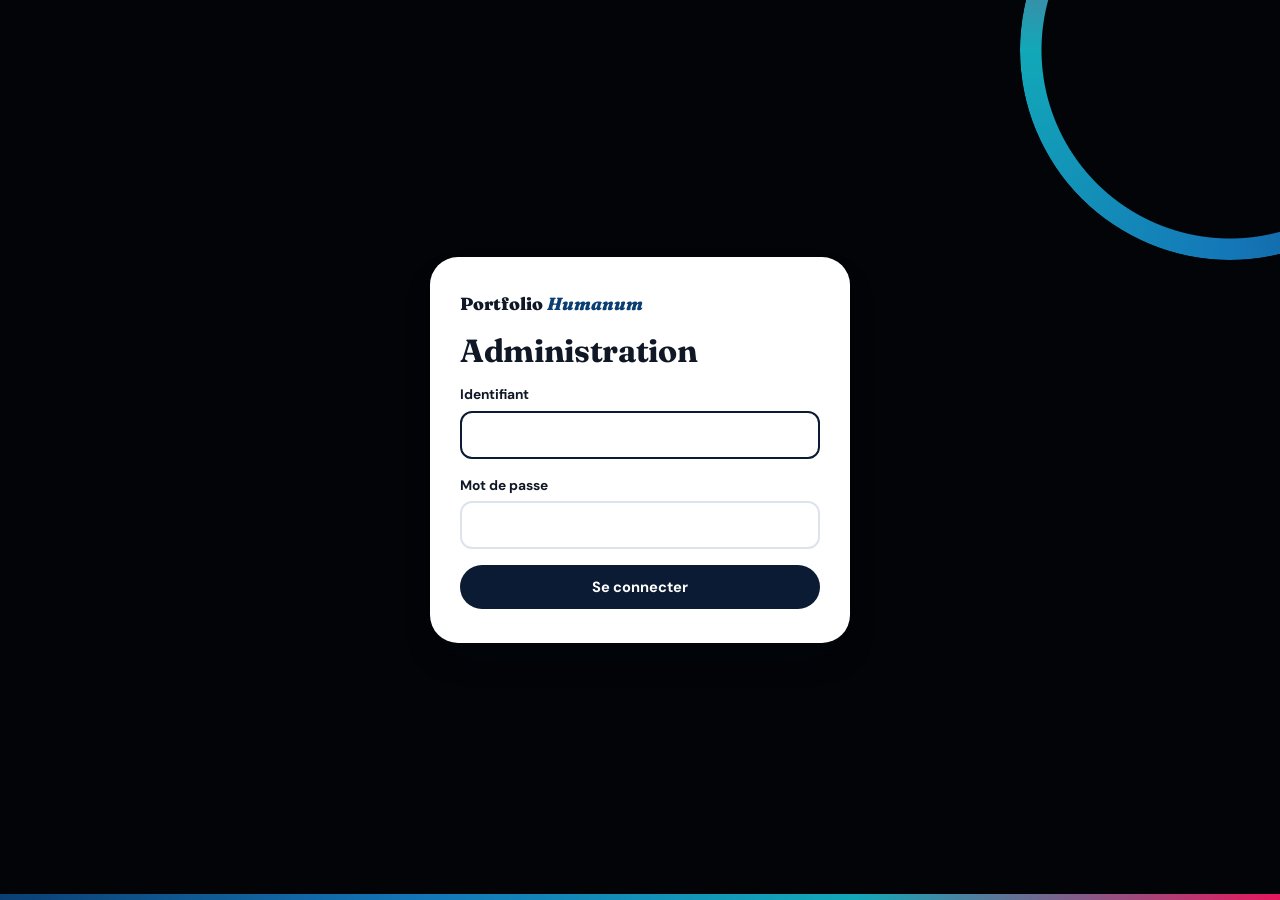
<file: admin.html>
<!doctype html>
<html lang="fr">
<head>
<meta charset="utf-8">
<meta name="viewport" content="width=device-width, initial-scale=1">
<meta name="robots" content="noindex,nofollow">
<title>Administration</title>
<link rel="preconnect" href="https://fonts.googleapis.com">
<link rel="preconnect" href="https://fonts.gstatic.com" crossorigin>
<link href="https://fonts.googleapis.com/css2?family=Fraunces:ital,opsz,wght@0,9..144,800;0,9..144,900;1,9..144,700&family=DM+Sans:opsz,wght@9..40,400;9..40,500;9..40,600;9..40,700&display=swap" rel="stylesheet">
<style>
:root{
  --white:#FFFFFF;--cream:#F6F8FB;--sand:#EDF1F6;--line:#DCE3EC;
  --black:#020407;--ink:#101826;--navy-900:#050D1B;--navy-800:#0B1B33;--navy-700:#10294B;--edge:#22324D;
  --body:#2A3441;--gray:#4F5B6B;--on-dark:#FFFFFF;--on-dark-2:#DFE6F0;--on-dark-3:#BFCBDC;
  --accent:#0B3F73;--accent-on-dark:#A8CBF2;
  --err:#A3123F;--err-t:#FFE6EF;--ok:#08555F;--ok-t:#DDF6F8;--warn:#6B3A00;--warn-t:#FFF1DC;
  --mag:#E8175D;--cya:#12A8B8;--blu:#1477B8;--vio:#5B3FD0;--ver:#0E9F6E;
  --grad:linear-gradient(90deg,#0B3F73,#1477B8,#12A8B8,#E8175D);
  --r:999px;--rad:20px;--rad-s:12px;
  --display:'Fraunces',Georgia,serif;--sans:'DM Sans',system-ui,sans-serif;
  --shadow:0 18px 40px -18px rgba(5,13,27,.4);
}
*{box-sizing:border-box}html{-webkit-text-size-adjust:100%}
body{margin:0;background:var(--cream);color:var(--body);font-family:var(--sans);font-size:16px;line-height:1.5;overflow-x:hidden}
h1,h2,h3{font-family:var(--display);color:var(--ink);margin:0;line-height:1.1;letter-spacing:-.01em}
p{margin:0}a{color:var(--accent)}
:focus-visible{outline:3px solid var(--blu);outline-offset:3px}
[hidden]{display:none!important}
.eyebrow{display:inline-block;font-size:.72rem;letter-spacing:.16em;text-transform:uppercase;font-weight:700;color:var(--accent)}

/* Connexion */
#login{min-height:100dvh;background:var(--black);display:grid;place-items:center;padding:24px;position:relative;overflow:hidden}
#login::after{content:"";position:absolute;left:0;right:0;bottom:0;height:6px;background:var(--grad)}
#login::before{content:"";position:absolute;width:420px;height:420px;right:-160px;top:-160px;border-radius:50%;background:conic-gradient(from 90deg,#0B3F73,#1477B8,#12A8B8,#E8175D,#0B3F73);-webkit-mask:radial-gradient(farthest-side,transparent calc(100% - 22px),#000 calc(100% - 21px));mask:radial-gradient(farthest-side,transparent calc(100% - 22px),#000 calc(100% - 21px))}
.lbox{position:relative;z-index:1;width:min(420px,100%);background:var(--white);border-radius:28px;padding:34px 30px;display:flex;flex-direction:column;gap:16px;box-shadow:var(--shadow)}
.lbox h1{font-size:2rem}
.lbox .who{font-family:var(--display);font-weight:900;font-size:1.1rem;color:var(--ink)}
.lbox .who i{color:var(--accent)}

/* Structure */
header.top{background:var(--navy-900);position:sticky;top:0;z-index:300}
header.top .w{display:flex;align-items:center;gap:16px;height:72px;padding:0 24px}
.brand b{font-family:var(--display);font-weight:900;font-size:1.25rem;color:var(--on-dark);white-space:nowrap;display:block;line-height:1}
.brand span{font-size:.68rem;letter-spacing:.16em;text-transform:uppercase;color:var(--accent-on-dark);font-weight:700;display:block;margin-top:5px}
.hdr{margin-left:auto;display:flex;gap:10px;align-items:center}
.etat{display:inline-flex;align-items:center;min-height:32px;padding:0 14px;border-radius:var(--r);font-size:.82rem;font-weight:700;background:var(--ok-t);color:var(--ok);white-space:nowrap}
.etat.dirty{background:var(--warn-t);color:var(--warn)}
.filet{height:5px;background:var(--grad)}
.layout{display:grid;grid-template-columns:250px minmax(0,1fr);min-height:calc(100dvh - 77px)}
nav#sidebar{background:var(--navy-900);padding:18px 12px;display:flex;flex-direction:column;gap:2px}
nav#sidebar .sect{font-size:.68rem;letter-spacing:.16em;text-transform:uppercase;color:var(--on-dark-3);font-weight:700;padding:14px 14px 6px}
nav#sidebar a{display:flex;align-items:center;justify-content:space-between;gap:8px;min-height:44px;padding:0 14px;border-radius:var(--rad-s);color:var(--on-dark-2);font-weight:600;text-decoration:none;cursor:pointer}
nav#sidebar a:hover{background:var(--navy-700);color:var(--on-dark)}
nav#sidebar a.active{background:var(--white);color:var(--ink)}
nav#sidebar a .n{font-size:.78rem;font-weight:700;min-width:26px;text-align:center;padding:2px 8px;border-radius:var(--r);background:var(--navy-700);color:var(--on-dark)}
nav#sidebar a.active .n{background:var(--sand);color:var(--ink)}
nav#sidebar .out{margin-top:auto;border-top:1px solid var(--edge);padding-top:10px}
main{padding:30px 32px 80px;min-width:0}
.page{display:none;flex-direction:column;gap:20px}.page.active{display:flex}
.ph{display:flex;align-items:end;gap:14px;flex-wrap:wrap}
.ph h1{font-size:2.1rem;margin-top:6px}
.ph p{color:var(--gray);margin-top:6px;max-width:640px}
.ph .acts{margin-left:auto;display:flex;gap:8px;flex-wrap:wrap}
.mobilebar,.drawer-head{display:none}
.backdrop{position:fixed;inset:0;background:rgba(5,13,27,.55);z-index:350;opacity:0;visibility:hidden;transition:opacity .22s,visibility .22s;-webkit-backdrop-filter:blur(2px);backdrop-filter:blur(2px)}
.backdrop.on{opacity:1;visibility:visible}

/* Composants */
.btn{display:inline-flex;align-items:center;justify-content:center;min-height:44px;padding:0 20px;border-radius:var(--r);font:inherit;font-weight:700;font-size:.92rem;cursor:pointer;border:2px solid transparent;text-decoration:none;white-space:nowrap;transition:transform .15s}
.btn:hover{transform:translateY(-1px)}.btn:disabled{cursor:not-allowed;transform:none;background:var(--sand);color:var(--gray);border-color:var(--sand)}
.btn.dark{background:var(--navy-800);color:var(--on-dark)}
.btn.light{background:var(--white);color:var(--ink)}
.btn.ghost{background:transparent;color:var(--on-dark);border-color:var(--on-dark-3)}
.btn.line{background:var(--white);color:var(--ink);border-color:var(--ink)}
.btn.del{background:var(--white);color:var(--err);border-color:var(--err)}
.btn.sm{min-height:38px;padding:0 14px;font-size:.86rem}
.box{background:var(--white);border-radius:var(--rad);box-shadow:0 0 0 1px var(--line);padding:24px}
.box>h2{font-size:1.3rem;margin-bottom:4px}
.box>.hint{color:var(--gray);font-size:.9rem;margin-bottom:16px}
.g2{display:grid;grid-template-columns:repeat(2,minmax(0,1fr));gap:20px}
.kpis{display:grid;grid-template-columns:repeat(5,minmax(0,1fr));gap:14px}
.kpi{background:var(--white);border-radius:var(--rad);box-shadow:0 0 0 1px var(--line);padding:18px 20px;border:0;border-top:5px solid var(--c,var(--blu));cursor:pointer;text-align:left;font:inherit}
.kpi b{display:block;font-family:var(--display);font-weight:900;font-size:2.3rem;color:var(--ink);line-height:1}
.kpi span{display:block;margin-top:6px;font-size:.86rem;font-weight:600;color:var(--body)}
.todo{list-style:none;margin:0;padding:0;display:flex;flex-direction:column;gap:8px}
.todo li{display:flex;align-items:center;gap:12px;padding:12px 14px;border-radius:var(--rad-s);background:var(--warn-t);color:var(--warn);font-weight:600;flex-wrap:wrap}
.todo li.ok{background:var(--ok-t);color:var(--ok)}
.todo li .btn{margin-left:auto}
table.t{width:100%;border-collapse:collapse;font-size:.92rem}
table.t th{text-align:left;font-size:.72rem;letter-spacing:.12em;text-transform:uppercase;color:var(--gray);padding:8px 10px;border-bottom:2px solid var(--line)}
table.t td{padding:10px;border-bottom:1px solid var(--line);color:var(--ink);vertical-align:middle}
table.t td.u{max-width:280px;overflow:hidden;text-overflow:ellipsis;white-space:nowrap;color:var(--body)}
.pill{display:inline-flex;align-items:center;min-height:26px;padding:0 11px;border-radius:var(--r);font-size:.78rem;font-weight:700;background:var(--sand);color:var(--ink);white-space:nowrap}
.pill.ok{background:var(--ok-t);color:var(--ok)}.pill.err{background:var(--err-t);color:var(--err)}.pill.warn{background:var(--warn-t);color:var(--warn)}
.msg{padding:12px 16px;border-radius:var(--rad-s);font-weight:600}
.msg.ok{background:var(--ok-t);color:var(--ok)}.msg.err{background:var(--err-t);color:var(--err)}.msg.warn{background:var(--warn-t);color:var(--warn)}

/* Formulaires */
.fg{display:grid;grid-template-columns:repeat(2,minmax(0,1fr));gap:14px}
.f{display:flex;flex-direction:column;gap:6px;min-width:0}.f.full{grid-column:1/-1}
.f label,.f .lbl{font-weight:700;color:var(--ink);font-size:.86rem}
.f small{color:var(--gray);font-size:.8rem}
.f input,.f select,.f textarea{font:inherit;font-size:16px;color:var(--ink);background:var(--white);border:2px solid var(--line);border-radius:var(--rad-s);padding:10px 12px;min-height:46px;width:100%}
.f textarea{min-height:92px;resize:vertical}
.f input:focus,.f select:focus,.f textarea:focus{outline:none;border-color:var(--navy-800)}
.f input.bad{border-color:var(--err)}
.row{display:grid;grid-template-columns:1fr auto;gap:8px}
.sw{display:flex;align-items:center;gap:10px;min-height:44px;font-weight:600;color:var(--ink);cursor:pointer}
.sw input{width:22px;height:22px;accent-color:var(--navy-800);flex-shrink:0;margin:0}
fieldset{border:0;margin:0;padding:0;min-width:0}
.objs{display:flex;flex-direction:column;gap:10px}
.obj{display:grid;grid-template-columns:110px 1fr 1.4fr auto;gap:8px;align-items:start;padding:12px;border-radius:var(--rad-s);background:var(--cream)}
.obj.two{grid-template-columns:1fr 2fr auto}
.img{display:flex;gap:14px;align-items:center;flex-wrap:wrap}
.img .pv{width:150px;height:96px;border-radius:var(--rad-s);background:var(--sand);overflow:hidden;display:grid;place-items:center;color:var(--gray);font-size:.8rem;font-weight:600;text-align:center;padding:6px}
.img .pv img{width:100%;height:100%;object-fit:cover}
.img .pv.round{width:96px;border-radius:50%}
.colors{display:flex;gap:8px;flex-wrap:wrap}
.colors label{display:flex;align-items:center;gap:8px;min-height:44px;padding:0 14px 0 6px;border-radius:var(--r);border:2px solid var(--line);cursor:pointer;font-weight:600;color:var(--ink);font-size:.88rem}
.colors label:has(input:checked){border-color:var(--navy-800);background:var(--sand)}
.colors input{position:absolute;opacity:0;width:1px;height:1px}
.colors i{width:28px;height:28px;border-radius:50%;background:var(--sc)}

/* Applications */
.tools{display:flex;gap:10px;flex-wrap:wrap;align-items:center}
.tools .search{flex:1;min-width:220px}
.app{background:var(--white);border-radius:var(--rad);box-shadow:0 0 0 1px var(--line);overflow:hidden}
.app>summary{list-style:none;display:flex;align-items:center;gap:12px;padding:14px 18px;cursor:pointer;min-height:64px;flex-wrap:wrap}
.app>summary::-webkit-details-marker{display:none}
.app>summary b{font-family:var(--display);font-size:1.15rem;color:var(--ink)}
.app>summary .dom{color:var(--gray);font-size:.86rem}
.app>summary .pills{margin-left:auto;display:flex;gap:6px;flex-wrap:wrap}
.app[open]>summary{border-bottom:1px solid var(--line);background:var(--cream)}
.app .in{padding:20px}
.app .bar{grid-column:1/-1;display:flex;gap:8px;flex-wrap:wrap;border-top:1px solid var(--line);padding-top:14px}
.app .bar .del{margin-left:auto}
.applist{display:flex;flex-direction:column;gap:10px}

.toast{position:fixed;bottom:20px;right:20px;z-index:900;background:var(--navy-800);color:var(--on-dark);padding:12px 20px;border-radius:var(--r);font-weight:700;opacity:0;transform:translateY(10px);transition:.2s;pointer-events:none;max-width:min(460px,calc(100vw - 32px))}
.toast.on{opacity:1;transform:none}

@media(max-width:1200px){.kpis{grid-template-columns:repeat(3,minmax(0,1fr))}}
@media(max-width:900px){
  body.nav-open{overflow:hidden}
  header.top .w{height:56px;padding:0 16px}
  .brand b{font-size:1rem}.brand span,.hdr .btn{display:none}
  .layout{display:block}
  .mobilebar{display:flex;align-items:center;gap:12px;position:sticky;top:56px;z-index:280;background:var(--white);border-bottom:1px solid var(--line);padding:9px 16px}
  .mobilebar .mb-lbl{flex:1;min-width:0}
  .mobilebar .mb-where{font-size:.62rem;letter-spacing:.16em;text-transform:uppercase;color:var(--gray);display:block}
  .mobilebar .mb-title{font-weight:700;color:var(--ink);font-size:.9rem;display:block;overflow:hidden;text-overflow:ellipsis;white-space:nowrap}
  .mobilebar .mb-btn{flex-shrink:0;min-height:40px;padding:0 18px;font:inherit;font-weight:700;letter-spacing:.06em;text-transform:uppercase;background:var(--navy-800);color:var(--on-dark);border:none;border-radius:var(--r);cursor:pointer}
  nav#sidebar{position:fixed;top:0;left:0;bottom:0;height:100dvh;width:min(86vw,330px);transform:translateX(-101%);transition:transform .24s cubic-bezier(.4,0,.2,1);z-index:400;overscroll-behavior:contain;overflow:auto;padding:0 12px 16px}
  nav#sidebar.open{transform:none;box-shadow:14px 0 40px rgba(5,13,27,.4)}
  .drawer-head{display:flex;align-items:center;gap:12px;padding:14px 6px;background:var(--navy-900);position:sticky;top:0;z-index:2;border-bottom:1px solid var(--edge)}
  .drawer-head .dh-t{font-family:var(--display);font-weight:800;color:var(--on-dark);font-size:1.1rem}
  .drawer-head .dh-x{margin-left:auto;min-height:38px;padding:0 14px;color:var(--on-dark);background:transparent;border:1px solid var(--on-dark-3);border-radius:var(--r);font:inherit;font-weight:700;cursor:pointer}
  nav#sidebar a{padding:11px 14px;min-height:44px}
  main{padding:20px 14px 60px}
  .ph h1{font-size:1.6rem}.ph .acts{margin-left:0;width:100%}.ph .acts .btn{flex:1}
  .btn{min-height:42px}
  .kpis{grid-template-columns:repeat(2,minmax(0,1fr))}
  .g2,.fg,.obj,.obj.two{grid-template-columns:1fr}
  .box{padding:18px 16px}.app .in{padding:16px}
  .app .bar .btn{flex:1}.app .bar .del{margin-left:0}
  .todo li .btn{margin-left:0;width:100%}
  .tools>*{width:100%}#a-dom{width:100%}
  table.t thead{display:none}table.t,table.t tbody,table.t tr,table.t td{display:block;width:100%}
  table.t tr{border-bottom:1px solid var(--line);padding:8px 0}table.t td{border:0;padding:4px 0}table.t td.u{max-width:none}
  .f input,.f textarea,.f select{font-size:16px}
  .toast{left:16px;right:16px;bottom:16px;text-align:center}
}
@media(max-width:380px){nav#sidebar{width:92vw}.kpis{grid-template-columns:1fr}}
</style>
</head>
<body>

<section id="login">
  <form class="lbox" onsubmit="connexion(event)" novalidate>
    <span class="who">Portfolio <i>Humanum</i></span>
    <h1>Administration</h1>
    <div class="f"><label for="l-id">Identifiant</label><input id="l-id" autocomplete="username" autocapitalize="characters" required></div>
    <div class="f"><label for="l-pw">Mot de passe</label><input id="l-pw" type="password" autocomplete="current-password" required></div>
    <p class="msg err" id="l-err" hidden role="alert"></p>
    <button class="btn dark" type="submit" id="l-go">Se connecter</button>
  </form>
</section>

<div id="app" hidden>
<header class="top"><div class="w">
  <div class="brand"><b>Administration</b><span>Portfolio Humanum Business Group</span></div>
  <div class="hdr"><span class="etat" id="etat" role="status">À jour</span><button class="btn ghost sm" type="button" onclick="apercu()">Aperçu</button><button class="btn light sm" type="button" onclick="showPage('publication')">Publier</button></div>
</div></header>
<div class="filet"></div>
<div class="mobilebar">
  <span class="mb-lbl"><span class="mb-where">Vous consultez</span><span class="mb-title" id="mb-title">Tableau de bord</span></span>
  <button class="mb-btn" type="button" id="mb-btn" aria-controls="sidebar" aria-expanded="false" onclick="toggleNav()">Menu</button>
</div>
<div class="backdrop" id="backdrop" onclick="closeNav()" aria-hidden="true"></div>
<div class="layout">
<nav id="sidebar" aria-label="Navigation de l'administration">
  <div class="drawer-head"><span class="dh-t">Administration</span><button class="dh-x" type="button" onclick="closeNav()">Fermer</button></div>
  <span class="sect">Pilotage</span>
  <a data-page="dashboard" data-label="Tableau de bord" tabindex="0" class="active">Tableau de bord</a>
  <span class="sect">Contenus</span>
  <a data-page="applications" data-label="Applications" tabindex="0">Applications<span class="n" id="n-apps"></span></a>
  <a data-page="contenus" data-label="Textes du site" tabindex="0">Textes du site</a>
  <a data-page="apparence" data-label="Apparence" tabindex="0">Apparence</a>
  <span class="sect">Mise en ligne</span>
  <a data-page="publication" data-label="Publication" tabindex="0">Publication<span class="n" id="n-pub" hidden></span></a>
  <a data-page="historique" data-label="Historique" tabindex="0">Historique</a>
  <a data-page="reglages" data-label="Réglages" tabindex="0">Réglages</a>
  <div class="out"><a tabindex="0" data-action="logout">Se déconnecter</a></div>
</nav>
<main>

<!-- Tableau de bord -->
<section class="page active" id="page-dashboard">
  <div class="ph"><div><span class="eyebrow">Pilotage</span><h1>Tableau de bord</h1><p id="db-sub"></p></div>
    <div class="acts"><button class="btn line" type="button" onclick="apercu()">Voir le site en aperçu</button><button class="btn dark" type="button" onclick="showPage('applications');ajouter()">Ajouter une application</button></div></div>
  <div class="kpis" id="kpis"></div>
  <div class="g2">
    <div class="box"><h2>À traiter</h2><p class="hint">Points à régler pour un portfolio complet.</p><ul class="todo" id="todo"></ul></div>
    <div class="box"><h2>Demandes de contact</h2><p class="hint" id="db-contact"></p><div id="db-contact-btn"></div>
      <h2 style="margin-top:22px">Dernières publications</h2><p class="hint">Versions enregistrées depuis cet appareil.</p><ul class="todo" id="db-hist"></ul></div>
  </div>
  <div class="box"><div class="ph" style="margin-bottom:14px"><div><h2 style="font-size:1.3rem">État des démonstrations</h2><p>Vérifie que chaque adresse de démo répond.</p></div><div class="acts"><button class="btn line sm" type="button" onclick="verifier()" id="v-btn">Vérifier toutes les démos</button></div></div>
    <table class="t"><thead><tr><th>Application</th><th>Adresse</th><th>Statut</th></tr></thead><tbody id="demos"></tbody></table></div>
</section>

<!-- Applications -->
<section class="page" id="page-applications">
  <div class="ph"><div><span class="eyebrow">Contenus</span><h1>Applications</h1><p>Fiches, adresses de démo, captures, ordre d'affichage, mise à la une et publication.</p></div>
    <div class="acts"><button class="btn dark" type="button" onclick="ajouter()">Ajouter une application</button></div></div>
  <div class="tools"><label class="f search"><span class="lbl" style="position:absolute;left:-9999px">Rechercher</span><input id="a-q" type="search" placeholder="Rechercher une application" data-ui="filtre-apps"></label>
    <select id="a-dom" aria-label="Filtrer par domaine" data-ui="filtre-apps" style="min-height:46px;border:2px solid var(--line);border-radius:12px;padding:0 12px;font:inherit;font-size:16px;color:var(--ink);background:var(--white)"></select></div>
  <div class="applist" id="applist"></div>
</section>

<!-- Textes -->
<section class="page" id="page-contenus">
  <div class="ph"><div><span class="eyebrow">Contenus</span><h1>Textes du site</h1><p>Encadrez un mot par des astérisques pour le mettre en valeur : « Parlons de votre *projet* ».</p></div></div>
  <div id="contenus" style="display:flex;flex-direction:column;gap:20px"></div>
</section>

<!-- Apparence -->
<section class="page" id="page-apparence">
  <div class="ph"><div><span class="eyebrow">Contenus</span><h1>Apparence</h1><p>Sections affichées, domaines et couleurs. Les quatre teintes proposées sont validées pour la lisibilité.</p></div></div>
  <div class="box"><h2>Sections affichées</h2><p class="hint">Masquer une section ne supprime pas son contenu.</p><div class="fg" id="sections"></div></div>
  <div class="box"><h2>Domaines</h2><p class="hint">Nom, description et couleur de chaque domaine.</p><div id="domaines" style="display:flex;flex-direction:column;gap:18px"></div></div>
</section>

<!-- Publication -->
<section class="page" id="page-publication">
  <div class="ph"><div><span class="eyebrow">Mise en ligne</span><h1>Publication</h1><p>Vos modifications sont enregistrées en brouillon sur cet appareil jusqu'à leur publication.</p></div></div>
  <div class="box"><h2>Modifications en attente</h2><p class="hint">Comparaison avec la version en ligne.</p><ul class="todo" id="diff"></ul></div>
  <div class="box"><h2>Publier</h2><p class="hint" id="pub-mode"></p>
    <div class="tools"><button class="btn dark" type="button" id="pub-btn" onclick="publier()">Publier sur le site</button><button class="btn line" type="button" onclick="telecharger()">Télécharger contenu.js</button><button class="btn line" type="button" onclick="apercu()">Aperçu</button><button class="btn del" type="button" onclick="annuler()">Annuler les modifications</button></div>
    <p class="msg" id="pub-res" hidden role="status" style="margin-top:14px"></p></div>
</section>

<!-- Historique -->
<section class="page" id="page-historique">
  <div class="ph"><div><span class="eyebrow">Mise en ligne</span><h1>Historique</h1><p>Les 15 dernières versions publiées ou sauvegardées depuis cet appareil.</p></div>
    <div class="acts"><button class="btn line" type="button" onclick="pointSauvegarde()">Créer un point de sauvegarde</button></div></div>
  <div class="box"><table class="t"><thead><tr><th>Date</th><th>Version</th><th>Applications</th><th></th></tr></thead><tbody id="hist"></tbody></table><p class="hint" id="hist-gh" style="margin-top:14px"></p></div>
</section>

<!-- Réglages -->
<section class="page" id="page-reglages">
  <div class="ph"><div><span class="eyebrow">Mise en ligne</span><h1>Réglages</h1><p>Formulaire de contact, connexion à GitHub et accès à l'administration.</p></div></div>
  <div class="box"><h2>Formulaire de contact</h2><p class="hint">Créez un formulaire gratuit sur formspree.io et collez son identifiant.</p>
    <div class="fg"><div class="f"><label for="r-fs">Identifiant Formspree</label><input id="r-fs" data-k="reglages.formspree" placeholder="ex. xyzabcde"></div>
    <div class="f"><label for="r-mail">E-mail de secours</label><input id="r-mail" type="email" data-k="reglages.email" placeholder="contact@exemple.fr"><small>Utilisé tant que Formspree n'est pas renseigné.</small></div></div></div>
  <div class="box"><h2>Publication GitHub</h2><p class="hint">Permet de publier en un clic. Le jeton reste uniquement sur cet appareil et n'est jamais publié.</p>
    <div class="fg">
      <div class="f"><label for="r-depot">Dépôt (compte/nom-du-depot)</label><input id="r-depot" data-k="reglages.depot" placeholder="atoutdunon-ship-it/portfolio" autocapitalize="off" spellcheck="false"></div>
      <div class="f"><label for="r-br">Branche</label><input id="r-br" data-k="reglages.branche" placeholder="main" autocapitalize="off"></div>
      <div class="f full"><label for="r-tok">Jeton d'accès GitHub</label><div class="row"><input id="r-tok" type="password" autocomplete="off" spellcheck="false" placeholder="github_pat_…"><button class="btn line" type="button" onclick="testerGH()">Tester</button></div>
        <small>GitHub → Settings → Developer settings → Fine-grained tokens : accès à ce seul dépôt, permission « Contents : Read and write ».</small></div>
      <div class="f full"><div class="tools"><button class="btn dark sm" type="button" onclick="enregistrerJeton()">Enregistrer le jeton sur cet appareil</button><button class="btn del sm" type="button" onclick="oublierJeton()">Oublier le jeton</button></div></div>
    </div><p class="msg" id="gh-res" hidden role="status" style="margin-top:14px"></p></div>
  <div class="box"><h2>Accès à l'administration</h2><p class="hint">Le nouvel accès prend effet après publication.</p>
    <div class="fg"><div class="f"><label for="r-id">Nouvel identifiant</label><input id="r-id" autocomplete="off" autocapitalize="characters"></div>
    <div class="f"><label for="r-pw">Nouveau mot de passe</label><input id="r-pw" type="password" autocomplete="new-password"><small>8 caractères minimum.</small></div>
    <div class="f full"><div class="tools"><button class="btn dark sm" type="button" onclick="changerAcces()">Préparer le nouvel accès</button></div></div></div></div>
</section>

</main>
</div>
</div>
<div class="toast" id="toast" role="status"></div>
<input type="file" id="file" accept="image/png,image/jpeg,image/webp" hidden>

<script src="contenu.js"></script>
<script>
'use strict';
const $=id=>document.getElementById(id);
const K={draft:'phbg-brouillon',hist:'phbg-historique',tok:'phbg-jeton-github',sess:'phbg-session'};
const COUL={blu:'Bleu',cya:'Turquoise',mag:'Framboise',vio:'Violet',ver:'Émeraude'};
const MAQ={catalogue:'Catalogue / boutique',agenda:'Agenda / réservation',parcours:'Parcours de formation',canevas:'Canevas / formulaire',tableau:'Tableau de bord',scores:'Tableau de scores'};
const clone=o=>JSON.parse(JSON.stringify(o));
const esc=s=>String(s==null?'':s).replace(/[&<>"']/g,c=>({'&':'&amp;','<':'&lt;','>':'&gt;','"':'&quot;',"'":'&#39;'}[c]));
const okUrl=u=>/^https?:\/\/[^\s"<>]+$/i.test(String(u||'').trim());
const okImg=u=>/^data:image\/(webp|png|jpeg);base64,[A-Za-z0-9+/=]+$/.test(u||'')||/^[a-z0-9-]+\.(webp|png|jpe?g)$/.test(u||'')||okUrl(u);
const slug=s=>String(s||'').normalize('NFD').replace(/[̀-ͯ]/g,'').toLowerCase().replace(/[^a-z0-9]+/g,'-').replace(/^-|-$/g,'')||'app';
const ls={get(k){try{return localStorage.getItem(k)}catch(e){return null}},set(k,v){try{localStorage.setItem(k,v);return true}catch(e){return false}},del(k){try{localStorage.removeItem(k)}catch(e){}}};
let tt;function toast(t){const e=$('toast');e.textContent=t;e.classList.add('on');clearTimeout(tt);tt=setTimeout(()=>e.classList.remove('on'),2800)}

/* ---------- SHA-256 (connexion) ---------- */
function sha256(str){
  const b=unescape(encodeURIComponent(str)),K2=[],H=[],r=(v,n)=>(v>>>n)|(v<<(32-n));let p=2;
  for(let c=0;c<64;p++){let pr=true;for(let d=2;d*d<=p;d++)if(p%d===0){pr=false;break}if(pr){if(c<8)H[c]=(Math.pow(p,.5)*4294967296)|0;K2[c++]=(Math.pow(p,1/3)*4294967296)|0}}
  const w=[],l=b.length*8;let m=b+'\x80';while(m.length%64-56)m+='\x00';
  for(let i=0;i<m.length;i++)w[i>>2]|=m.charCodeAt(i)<<((3-i)%4)*8;
  w[w.length]=(l/4294967296)|0;w[w.length]=l;
  let h=H.slice(0);
  for(let j=0;j<w.length;){const W=w.slice(j,j+=16),o=h.slice(0);
    for(let i=0;i<64;i++){const w15=W[i-15],w2=W[i-2],a=h[0],e=h[4];
      const t1=h[7]+(r(e,6)^r(e,11)^r(e,25))+((e&h[5])^(~e&h[6]))+K2[i]+(W[i]=i<16?W[i]:(W[i-16]+(r(w15,7)^r(w15,18)^(w15>>>3))+W[i-7]+(r(w2,17)^r(w2,19)^(w2>>>10)))|0);
      const t2=(r(a,2)^r(a,13)^r(a,22))+((a&h[1])^(a&h[2])^(h[1]&h[2]));
      h=[(t1+t2)|0].concat(h);h[4]=(h[4]+t1)|0;h.length=8}
    for(let i=0;i<8;i++)h[i]=(h[i]+o[i])|0}
  return h.map(v=>('00000000'+(v>>>0).toString(16)).slice(-8)).join('');
}
const ACCES_DEFAUT='9fee0d66996d1e42514a0fcfd2f9dd791b03d06fc5725d8ad36397b1b8d3d5b6';

/* ---------- Données ---------- */
let PUB=clone(window.SITE||{apps:[]}),D;
function chargerBrouillon(){try{const s=ls.get(K.draft);D=s?JSON.parse(s):null}catch(e){D=null}if(!D||!Array.isArray(D.apps))D=clone(PUB);norm(D)}
function norm(o){
  o.reglages=o.reglages||{};o.identite=o.identite||{};o.accueil=o.accueil||{};o.portfolio=o.portfolio||{};o.demarche=o.demarche||{etapes:[]};
  o.parcours=o.parcours||{items:[]};o.contact=o.contact||{points:[]};o.pied=o.pied||{territoires:[]};o.domaines=o.domaines||{};
  o.sections=o.sections||{};o.une=o.une||[];o.bandeau=o.bandeau||[];o.apps=o.apps||[];
  o.apps.forEach(a=>{if(a.visible===undefined)a.visible=true;a.fonctions=a.fonctions||[];a.stack=a.stack||[]});
}
const getP=(o,p)=>p.split('.').reduce((x,k)=>x==null?x:x[k],o);
function setP(o,p,v){const ks=p.split('.');let x=o;ks.slice(0,-1).forEach((k,i)=>{if(x[k]==null)x[k]=/^\d+$/.test(ks[i+1])?[]:{};x=x[k]});x[ks[ks.length-1]]=v}
const dirty=()=>JSON.stringify(D)!==JSON.stringify(PUB);
let saveT;
function save(rerender){
  if(!ls.set(K.draft,JSON.stringify(D)))toast('Brouillon non enregistré : stockage du navigateur indisponible ou plein.');
  majEtat();if(rerender)renderPage(cur);
}
function majEtat(){
  const n=diffs().length,e=$('etat');
  e.textContent=n?n+(n>1?' modifications non publiées':' modification non publiée'):'À jour';e.classList.toggle('dirty',!!n);
  $('n-pub').hidden=!n;$('n-pub').textContent=n;$('n-apps').textContent=D.apps.length;
}

/* ---------- Connexion ---------- */
let echecs=0,bloqueJusqua=0;
function connecte(){try{const t=+sessionStorage.getItem(K.sess);return t>Date.now()}catch(e){return false}}
function connexion(e){
  e.preventDefault();const err=$('l-err');
  if(Date.now()<bloqueJusqua){err.textContent='Trop de tentatives. Réessayez dans '+Math.ceil((bloqueJusqua-Date.now())/1000)+' secondes.';err.hidden=false;return}
  const id=$('l-id').value.trim().toUpperCase(),pw=$('l-pw').value;
  const attendu=(PUB.reglages&&PUB.reglages.acces)||ACCES_DEFAUT;
  if(sha256(id+':'+pw)!==attendu){
    echecs++;if(echecs>=5){bloqueJusqua=Date.now()+30000;echecs=0}
    err.textContent='Identifiant ou mot de passe incorrect.';err.hidden=false;$('l-pw').value='';$('l-pw').focus();return;
  }
  try{sessionStorage.setItem(K.sess,String(Date.now()+8*3600e3))}catch(x){}
  err.hidden=true;$('l-pw').value='';ouvrir();
}
function deconnexion(){try{sessionStorage.removeItem(K.sess)}catch(e){}closeNav();$('app').hidden=true;$('login').hidden=false;$('l-id').focus()}
function ouvrir(){$('login').hidden=true;$('app').hidden=false;chargerBrouillon();majEtat();showPage((location.hash||'').slice(1)||'dashboard')}

/* ---------- Navigation ---------- */
let cur='dashboard';
function openNav(){
  $('sidebar').classList.add('open');$('backdrop').classList.add('on');document.body.classList.add('nav-open');
  $('mb-btn').setAttribute('aria-expanded','true');$('mb-btn').textContent='Fermer';
  const c=document.querySelector('#sidebar a.active')||document.querySelector('#sidebar a');if(c){try{c.focus({preventScroll:true})}catch(e){c.focus()}}
}
function closeNav(){
  $('sidebar').classList.remove('open');$('backdrop').classList.remove('on');document.body.classList.remove('nav-open');
  $('mb-btn').setAttribute('aria-expanded','false');$('mb-btn').textContent='Menu';
}
function toggleNav(){$('sidebar').classList.contains('open')?closeNav():openNav()}
function showPage(id){
  if(!$('page-'+id))id='dashboard';cur=id;
  const link=document.querySelector('#sidebar a[data-page="'+id+'"]');
  document.querySelectorAll('.page').forEach(p=>p.classList.remove('active'));$('page-'+id).classList.add('active');
  document.querySelectorAll('#sidebar a[data-page]').forEach(a=>{const on=a.dataset.page===id;a.classList.toggle('active',on);on?a.setAttribute('aria-current','page'):a.removeAttribute('aria-current')});
  closeNav();$('mb-title').textContent=(link&&link.dataset.label)||'Tableau de bord';
  try{history.replaceState(null,'',location.pathname+location.search+'#'+id)}catch(e){}
  renderPage(id);if(typeof window.scrollTo==='function')try{window.scrollTo(0,0)}catch(e){}
}
function renderPage(id){({dashboard:rDash,applications:rApps,contenus:rTextes,apparence:rApparence,publication:rPub,historique:rHist,reglages:rReglages}[id]||(()=>{}))()}
document.getElementById('sidebar').addEventListener('click',e=>{const a=e.target.closest('a');if(!a)return;if(a.dataset.action==='logout')return deconnexion();if(a.dataset.page)showPage(a.dataset.page)});
document.getElementById('sidebar').addEventListener('keydown',e=>{const a=e.target.closest('a');if(!a||(e.key!=='Enter'&&e.key!==' '))return;e.preventDefault();a.click()});
document.addEventListener('keydown',e=>{if(e.key==='Escape')closeNav()});
if(typeof window.matchMedia==='function'){const w=window.matchMedia('(min-width: 901px)'),f=e=>{if(e.matches)closeNav()};if(w.addEventListener)w.addEventListener('change',f);else if(w.addListener)w.addListener(f)}
else window.addEventListener('resize',()=>{if(window.innerWidth>900)closeNav()});
let x0=null;
document.addEventListener('touchstart',e=>{x0=e.touches[0].clientX},{passive:true});
document.addEventListener('touchend',e=>{if(x0===null||!$('sidebar').classList.contains('open')){x0=null;return}if(e.changedTouches[0].clientX-x0<-55)closeNav();x0=null},{passive:true});

/* ---------- Liaison générique des champs ---------- */
document.addEventListener('input',e=>{
  const t=e.target;if(t.dataset.ui==='filtre-apps')return rAppsList();
  const k=t.dataset.k;if(!k)return;
  let v=t.type==='checkbox'?t.checked:t.value;
  if(t.dataset.t==='list')v=v.split('\n').map(s=>s.trim()).filter(Boolean);
  if(t.dataset.t==='csv')v=v.split(',').map(s=>s.trim()).filter(Boolean);
  setP(D,k,v);
  if(/^apps\.\d+\.url$/.test(k))t.classList.toggle('bad',!!String(v).trim()&&!okUrl(v));
  const m=k.match(/^apps\.(\d+)\./);if(m)entete(+m[1]);
  save(false);
});
document.addEventListener('change',e=>{if(e.target.dataset.ui==='filtre-apps')rAppsList();if(e.target.dataset.k&&(e.target.type==='checkbox'||e.target.type==='radio'||e.target.tagName==='SELECT'))e.target.dispatchEvent(new Event('input',{bubbles:true}))});
const champ=(k,l,o={})=>{const v=getP(D,k),val=o.t==='list'?(v||[]).join('\n'):o.t==='csv'?(v||[]).join(', '):(v==null?'':v),id='k-'+k.replace(/\W/g,'-');
  const attrs=' id="'+id+'" data-k="'+esc(k)+'"'+(o.t?' data-t="'+o.t+'"':'')+(o.ph?' placeholder="'+esc(o.ph)+'"':'')+(o.max?' maxlength="'+o.max+'"':'');
  const ctl=o.area||o.t==='list'?'<textarea'+attrs+'>'+esc(val)+'</textarea>':'<input'+attrs+(o.type?' type="'+o.type+'"':'')+' value="'+esc(val)+'"'+(o.bad?' class="bad"':'')+'>';
  return '<div class="f'+(o.full?' full':'')+'"><label for="'+id+'">'+esc(l)+'</label>'+ctl+(o.hint?'<small>'+esc(o.hint)+'</small>':'')+'</div>'};
const opts=(m,v)=>Object.entries(m).map(([k,l])=>'<option value="'+esc(k)+'"'+(k===v?' selected':'')+'>'+esc(l)+'</option>').join('');

/* ---------- Tableau de bord ---------- */
const incomplete=a=>!a.resume||!a.contexte||!(a.fonctions||[]).length||/à compléter/i.test([a.resume,a.contexte,(a.fonctions||[]).join(' ')].join(' '));
const etatsDemo={};
function rDash(){
  const v=D.apps.filter(a=>a.visible!==false),live=v.filter(a=>okUrl(a.url)),inc=D.apps.filter(incomplete);
  $('db-sub').textContent=v.length+' applications publiées, '+live.length+' avec démo en ligne. '+(dirty()?'Des modifications attendent leur publication.':'Le site est à jour.');
  const kp=[['Applications publiées',v.length,'blu','applications'],['Démos en ligne',live.length,'cya','applications'],['Démos sur demande',v.length-live.length,'vio','applications'],['Applications masquées',D.apps.length-v.length,'mag','applications'],['Fiches à compléter',inc.length,inc.length?'mag':'cya','applications']];
  $('kpis').innerHTML=kp.map(([l,n,c,p])=>'<button class="kpi" type="button" style="--c:var(--'+c+')" data-go="'+p+'"><b>'+n+'</b><span>'+esc(l)+'</span></button>').join('');
  const t=[];
  inc.forEach(a=>t.push(['La fiche « '+a.nom+' » est incomplète','applications',a.id]));
  D.apps.filter(a=>String(a.url||'').trim()&&!okUrl(a.url)).forEach(a=>t.push(['Adresse de démo invalide : '+a.nom,'applications',a.id]));
  Object.entries(etatsDemo).filter(([,s])=>s==='ko').forEach(([id])=>{const a=D.apps.find(x=>x.id===id);if(a)t.push(['La démo de « '+a.nom+' » ne répond pas','applications',id])});
  if(!D.reglages.formspree&&!D.reglages.email)t.push(['Formulaire de contact non configuré','reglages']);
  if(!D.reglages.depot||!ls.get(K.tok))t.push(['Publication GitHub non configurée','reglages']);
  if(dirty())t.push(['Modifications non publiées','publication']);
  $('todo').innerHTML=t.length?t.map(([l,p,id])=>'<li>'+esc(l)+'<button class="btn line sm" type="button" data-go="'+p+'"'+(id?' data-app="'+esc(id)+'"':'')+'>Traiter</button></li>').join(''):'<li class="ok">Tout est en ordre.</li>';
  const fs=fsId(D.reglages.formspree);
  $('db-contact').textContent=fs?'Les demandes arrivent sur votre e-mail et dans votre espace Formspree.':D.reglages.email?'Les demandes ouvrent la messagerie du visiteur vers '+D.reglages.email+'.':'Aucun canal configuré : les visiteurs ne peuvent pas encore vous écrire.';
  $('db-contact-btn').innerHTML=fs?'<a class="btn dark sm" href="https://formspree.io/forms/'+esc(fs)+'/submissions" target="_blank" rel="noopener">Ouvrir les demandes reçues</a>':'<button class="btn line sm" type="button" data-go="reglages">Configurer le formulaire</button>';
  const h=hist().slice(0,3);
  $('db-hist').innerHTML=h.length?h.map(x=>'<li class="ok">'+esc(dateFr(x.date))+' — '+esc(x.label)+'</li>').join(''):'<li>Aucune publication depuis cet appareil.</li>';
  $('demos').innerHTML=v.map(a=>'<tr><td><b>'+esc(a.nom)+'</b></td><td class="u">'+(okUrl(a.url)?esc(a.url):'—')+'</td><td>'+pillDemo(a)+'</td></tr>').join('');
}
function pillDemo(a){if(!okUrl(a.url))return '<span class="pill">Sur demande</span>';const s=etatsDemo[a.id];return s==='ok'?'<span class="pill ok">Répond</span>':s==='ko'?'<span class="pill err">Ne répond pas</span>':s==='...'?'<span class="pill warn">Vérification…</span>':'<span class="pill">Non vérifiée</span>'}
async function ping(u){const c=typeof AbortController==='function'?new AbortController():null;const t=setTimeout(()=>c&&c.abort(),8000);try{await fetch(u,{mode:'no-cors',cache:'no-store',signal:c&&c.signal});return true}catch(e){return false}finally{clearTimeout(t)}}
async function verifier(){
  const l=D.apps.filter(a=>a.visible!==false&&okUrl(a.url));if(!l.length)return toast('Aucune démo en ligne à vérifier.');
  $('v-btn').disabled=true;l.forEach(a=>etatsDemo[a.id]='...');rDash();
  await Promise.all(l.map(async a=>{etatsDemo[a.id]=await ping(a.url.trim())?'ok':'ko'}));
  $('v-btn').disabled=false;if(cur==='dashboard')rDash();
  const ko=l.filter(a=>etatsDemo[a.id]==='ko').length;toast(ko?ko+' démo(s) ne répondent pas.':'Toutes les démos répondent.');
}
document.addEventListener('click',e=>{const b=e.target.closest('[data-go]');if(!b)return;showPage(b.dataset.go);if(b.dataset.app)ouvrirApp(b.dataset.app)});

/* ---------- Applications ---------- */
function rApps(){$('a-dom').innerHTML='<option value="">Tous les domaines</option>'+opts(Object.fromEntries(Object.entries(D.domaines).map(([k,v])=>[k,v.l])),$('a-dom').value);rAppsList()}
function pills(a){return (a.visible===false?'<span class="pill err">Masquée</span>':'')+(D.une.includes(a.id)?'<span class="pill ok">À la une</span>':'')+(okUrl(a.url)?'<span class="pill ok">Démo en ligne</span>':String(a.url||'').trim()?'<span class="pill err">Adresse invalide</span>':'<span class="pill">Sur demande</span>')+(incomplete(a)?'<span class="pill warn">À compléter</span>':'')}
function entete(i){const s=document.querySelector('#applist details[data-i="'+i+'"]>summary');if(!s)return;const a=D.apps[i];s.innerHTML='<b>'+esc(a.nom||'Sans nom')+'</b><span class="dom">'+esc((D.domaines[a.categorie]||{}).l||'')+'</span><span class="pills">'+pills(a)+'</span>'}
function rAppsList(){
  const q=($('a-q').value||'').trim().toLowerCase(),dom=$('a-dom').value;
  const open=new Set([...document.querySelectorAll('#applist details[open]')].map(d=>d.dataset.i));
  const html=D.apps.map((a,i)=>{
    if((dom&&a.categorie!==dom)||(q&&![a.nom,a.code,a.resume].join(' ').toLowerCase().includes(q)))return '';
    const p='apps.'+i+'.';
    return '<details class="app" data-i="'+i+'"'+(open.has(String(i))?' open':'')+'><summary></summary><div class="in fg">'
     +'<div class="f full"><label class="sw"><input type="checkbox" data-k="'+p+'visible"'+(a.visible!==false?' checked':'')+'>Publiée sur le portfolio</label><label class="sw"><input type="checkbox" data-une="'+esc(a.id)+'"'+(D.une.includes(a.id)?' checked':'')+'>À la une sur l\'accueil (3 maximum)</label></div>'
     +'<div class="f full"><label for="u'+i+'">Adresse de démonstration</label><div class="row"><input id="u'+i+'" type="url" inputmode="url" data-k="'+p+'url" value="'+esc(a.url)+'" placeholder="https://… (vide = démo sur demande)"'+(a.url&&!okUrl(a.url)?' class="bad"':'')+'><button class="btn line" type="button" data-test="'+i+'">Tester</button></div></div>'
     +champ(p+'nom','Nom affiché')+champ(p+'code','Nom de code')
     +'<div class="f"><label for="c'+i+'">Domaine</label><select id="c'+i+'" data-k="'+p+'categorie">'+opts(Object.fromEntries(Object.entries(D.domaines).map(([k,v])=>[k,v.l])),a.categorie)+'</select></div>'
     +'<div class="f"><label for="m'+i+'">Maquette (si pas de capture)</label><select id="m'+i+'" data-k="'+p+'maquette">'+opts(MAQ,a.maquette)+'</select></div>'
     +champ(p+'video','Fichier vidéo',{ph:'ex. video-ryla-martinique.mp4',hint:'Nom du fichier MP4 déposé à côté de index.html (minuscules, sans espace), ou adresse https d\'un MP4. Vide pour une application.'})
     +champ(p+'statut','Statut',{ph:'En ligne, Livré, En développement…'})+champ(p+'territoires','Périmètre / territoires')
     +champ(p+'resume','Résumé (carte)',{full:true,max:140})
     +champ(p+'contexte','Contexte (fiche détaillée)',{full:true,area:true})
     +champ(p+'fonctions','Fonctionnalités clés',{t:'list',hint:'Une par ligne.'})+champ(p+'stack','Technologies',{t:'csv',area:true,hint:'Séparées par des virgules.'})
     +'<div class="f full"><span class="lbl">Capture d\'écran</span><div class="img"><div class="pv">'+(okImg(a.capture)?'<img src="'+esc(a.capture)+'" alt="">':'Maquette générée')+'</div><button class="btn line sm" type="button" data-img="'+p+'capture">Choisir une image</button>'+(a.capture?'<button class="btn del sm" type="button" data-noimg="'+p+'capture">Retirer</button>':'')+'</div><small>Capture de la page d\'accueil (idéalement 1440 × 900), ou affiche de la vidéo. Elle s\'affiche dans le carrousel quand l\'adresse de démo est renseignée.</small></div>'
     +'<div class="bar"><button class="btn line sm" type="button" data-mv="'+i+':-1"'+(i?'':' disabled')+'>Monter</button><button class="btn line sm" type="button" data-mv="'+i+':1"'+(i<D.apps.length-1?'':' disabled')+'>Descendre</button><button class="btn line sm" type="button" data-dup="'+i+'">Dupliquer</button><button class="btn del sm" type="button" data-del="'+i+'">Supprimer</button></div>'
     +'</div></details>';
  }).join('');
  $('applist').innerHTML=html||'<div class="box">Aucune application ne correspond.</div>';
  D.apps.forEach((a,i)=>entete(i));
}
function uid(base,skip){let id=base,n=2;while(D.apps.some((a,j)=>j!==skip&&a.id===id))id=base+'-'+n++;return id}
function ajouter(){
  const dom=Object.keys(D.domaines)[0]||'formation';
  D.apps.push({id:uid('nouvelle-application',-1),nom:'Nouvelle application',code:'',categorie:dom,maquette:'tableau',resume:'',contexte:'',fonctions:[],stack:[],territoires:'',statut:'En développement',url:'',visible:false,capture:''});
  save(false);$('a-q').value='';$('a-dom').value='';rApps();ouvrirApp(D.apps[D.apps.length-1].id);toast('Application ajoutée, masquée tant que vous ne la publiez pas.');
}
function ouvrirApp(id){const i=D.apps.findIndex(a=>a.id===id);const d=document.querySelector('#applist details[data-i="'+i+'"]');if(!d)return;d.open=true;if(d.scrollIntoView)d.scrollIntoView({block:'start'});const n=$('k-apps-'+i+'-nom');if(n)n.focus({preventScroll:true})}
document.addEventListener('click',e=>{
  const t=e.target.closest('button');if(!t)return;const d=t.dataset;
  if(d.test!==undefined){const u=String(D.apps[+d.test].url||'').trim();okUrl(u)?window.open(u,'_blank','noopener'):toast('Adresse invalide : elle doit commencer par https://')}
  if(d.mv){const[i,s]=d.mv.split(':').map(Number),j=i+s;if(j>=0&&j<D.apps.length){[D.apps[i],D.apps[j]]=[D.apps[j],D.apps[i]];save(false);rAppsList()}}
  if(d.dup!==undefined){const a=clone(D.apps[+d.dup]);a.id=uid(a.id+'-copie',-1);a.nom+=' (copie)';a.visible=false;D.apps.splice(+d.dup+1,0,a);save(false);rAppsList();toast('Copie créée, masquée.')}
  if(d.del!==undefined){const a=D.apps[+d.del];if(!confirm('Supprimer « '+a.nom+' » du portfolio ?'))return;D.apps.splice(+d.del,1);D.une=D.une.filter(x=>x!==a.id);save(false);rAppsList();toast('Application supprimée.')}
  if(d.img)choisirImage(d.img);
  if(d.noimg){setP(D,d.noimg,'');save(true)}
  if(d.addobj){const l=getP(D,d.addobj)||[];l.push(JSON.parse(d.tpl));setP(D,d.addobj,l);save(true)}
  if(d.delobj){const[p,i]=d.delobj.split('|');getP(D,p).splice(+i,1);save(true)}
});
document.addEventListener('change',e=>{
  const u=e.target.dataset.une;if(u===undefined)return;
  if(e.target.checked){if(D.une.length>=3){e.target.checked=false;return toast('Trois applications maximum à la une.')}D.une.push(u)}else D.une=D.une.filter(x=>x!==u);
  save(false);const i=D.apps.findIndex(a=>a.id===u);entete(i);
});

/* ---------- Images ---------- */
let cible=null;
function choisirImage(path){cible=path;$('file').value='';$('file').click()}
$('file').addEventListener('change',async e=>{
  const f=e.target.files&&e.target.files[0];if(!f||!cible)return;
  if(!/^image\/(png|jpeg|webp)$/.test(f.type))return toast('Format accepté : PNG, JPG ou WebP.');
  try{const url=await compresser(f,cible.endsWith('photo')?600:1400);setP(D,cible,url);save(true);toast('Image ajoutée. Elle sera publiée avec le site.')}
  catch(x){toast('Image illisible : essayez un autre fichier.')}
});
function compresser(file,max){
  return new Promise((ok,ko)=>{const r=new FileReader();r.onerror=ko;r.onload=()=>{const im=new Image();im.onerror=ko;im.onload=()=>{
    const k=Math.min(1,max/Math.max(im.width,im.height)),c=document.createElement('canvas');c.width=Math.round(im.width*k);c.height=Math.round(im.height*k);
    const x=c.getContext&&c.getContext('2d');if(!x)return ok(r.result);x.drawImage(im,0,0,c.width,c.height);
    let u=c.toDataURL('image/webp',.82);if(!/^data:image\/webp/.test(u))u=c.toDataURL('image/jpeg',.85);ok(u)};im.src=r.result};r.readAsDataURL(file)});
}

/* ---------- Textes ---------- */
const BLOCS=[
  ['Identité',()=>champ('identite.prenom','Prénom')+champ('identite.nom','Nom')+champ('identite.marque','Marque affichée sous le nom',{full:true})
    +'<div class="f full"><span class="lbl">Photo de profil (page Démarche)</span><div class="img"><div class="pv round">'+(okImg(D.identite.photo)?'<img src="'+esc(D.identite.photo)+'" alt="">':'Aucune')+'</div><button class="btn line sm" type="button" data-img="identite.photo">Choisir une photo</button>'+(D.identite.photo?'<button class="btn del sm" type="button" data-noimg="identite.photo">Retirer</button>':'')+'</div></div>'],
  ['Bandeau supérieur',()=>champ('bandeau','Messages (un par ligne)',{t:'list',full:true,hint:'Le nombre d\'applications s\'affiche automatiquement en premier.'})],
  ['Accueil — en-tête',()=>champ('accueil.surtitre','Surtitre')+champ('accueil.titre','Titre principal',{hint:'*mot* = mise en valeur'})+champ('accueil.accroche','Accroche',{full:true,area:true})+champ('accueil.cta1','Bouton principal')+champ('accueil.cta2','Bouton secondaire')],
  ['Accueil — carrousel des sites',()=>champ('accueil.carrouselSurtitre','Surtitre')+champ('accueil.carrouselTitre','Titre')+champ('accueil.carrouselTexte','Texte',{full:true,hint:'Le carrousel montre automatiquement chaque application publiée qui a une adresse de démo, avec sa capture.'})],
  ['Accueil — domaines',()=>champ('accueil.domainesSurtitre','Surtitre')+champ('accueil.domainesTitre','Titre')+champ('accueil.domainesTexte','Texte',{full:true,area:true})],
  ['Accueil — à la une',()=>champ('accueil.uneSurtitre','Surtitre')+champ('accueil.uneTitre','Titre',{hint:'Les applications à la une se choisissent dans « Applications ».'})],
  ['Page Applications',()=>champ('portfolio.surtitre','Surtitre')+champ('portfolio.titre','Titre')],
  ['Démarche',()=>champ('demarche.surtitre','Surtitre')+champ('demarche.titre','Titre')+objs('demarche.etapes',[['t','Étape'],['d','Description']],{t:'',d:''},'two')],
  ['Parcours',()=>champ('parcours.surtitre','Surtitre')+champ('parcours.texte','Présentation',{full:true,area:true})+objs('parcours.items',[['annee','Année'],['titre','Fonction — structure'],['texte','Détail']],{annee:'',titre:'',texte:''},'',"Classement automatique du plus récent au plus ancien.")],
  ['Contact',()=>champ('contact.surtitre','Surtitre')+champ('contact.titre','Titre')+champ('contact.texte','Texte',{full:true,area:true})+champ('contact.points','Points forts (un par ligne)',{t:'list'})+champ('contact.bouton','Texte du bouton d\'envoi')],
  ['Pied de page',()=>champ('pied.texte','Présentation',{area:true})+champ('pied.territoires','Territoires (un par ligne)',{t:'list'})],
];
function objs(path,fields,tpl,cls,hint){
  const l=getP(D,path)||[];
  return '<div class="f full"><span class="lbl">'+(hint?esc(hint):'Éléments')+'</span><div class="objs">'+l.map((o,i)=>'<div class="obj '+(cls||'')+'">'+fields.map(([k,lab])=>'<div class="f"><label for="k-'+(path+'.'+i+'.'+k).replace(/\W/g,'-')+'">'+esc(lab)+'</label><input id="k-'+(path+'.'+i+'.'+k).replace(/\W/g,'-')+'" data-k="'+esc(path+'.'+i+'.'+k)+'" value="'+esc(o[k])+'"></div>').join('')+'<button class="btn del sm" type="button" style="align-self:end" data-delobj="'+esc(path)+'|'+i+'">Retirer</button></div>').join('')+'</div><div><button class="btn line sm" type="button" data-addobj="'+esc(path)+'" data-tpl="'+esc(JSON.stringify(tpl))+'">Ajouter</button></div></div>';
}
function rTextes(){$('contenus').innerHTML=BLOCS.map(([t,f])=>'<fieldset class="box"><h2>'+esc(t)+'</h2><p class="hint"></p><div class="fg">'+f()+'</div></fieldset>').join('')}

/* ---------- Apparence ---------- */
function rApparence(){
  const S=[['carrousel','Accueil — carrousel des sites en ligne'],['domaines','Accueil — domaines'],['une','Accueil — applications à la une'],['demarche','Démarche — méthode'],['parcours','Démarche — parcours']];
  $('sections').innerHTML=S.map(([k,l])=>'<label class="sw"><input type="checkbox" data-k="sections.'+k+'"'+(D.sections[k]!==false?' checked':'')+'>'+esc(l)+'</label>').join('');
  $('domaines').innerHTML=Object.entries(D.domaines).map(([k,v])=>'<div class="fg">'+champ('domaines.'+k+'.l','Nom du domaine')+champ('domaines.'+k+'.d','Description')
    +'<div class="f full"><span class="lbl">Couleur</span><div class="colors" role="radiogroup">'+Object.entries(COUL).map(([c,l])=>'<label><input type="radio" name="col-'+esc(k)+'" value="'+c+'" data-k="domaines.'+esc(k)+'.c"'+(v.c===c?' checked':'')+'><i style="--sc:var(--'+c+')"></i>'+l+'</label>').join('')+'</div></div></div>').join('<hr style="border:0;border-top:1px solid var(--line);margin:0">');
}

/* ---------- Publication ---------- */
function diffs(){
  const o=[],lab={reglages:'Réglages',identite:'Identité',bandeau:'Bandeau',accueil:'Accueil',portfolio:'Page Applications',demarche:'Démarche',parcours:'Parcours',contact:'Contact',pied:'Pied de page',sections:'Sections affichées',domaines:'Domaines',une:'Applications à la une'};
  Object.keys(lab).forEach(k=>{if(JSON.stringify(D[k])!==JSON.stringify(PUB[k]))o.push(lab[k]+' modifié')});
  const pa=Object.fromEntries((PUB.apps||[]).map(a=>[a.id,a]));
  D.apps.forEach(a=>{if(!pa[a.id])o.push('Application ajoutée : '+a.nom);else if(JSON.stringify(a)!==JSON.stringify(pa[a.id]))o.push('Application modifiée : '+a.nom)});
  (PUB.apps||[]).forEach(a=>{if(!D.apps.some(x=>x.id===a.id))o.push('Application supprimée : '+a.nom)});
  if(!o.length&&JSON.stringify(D.apps.map(a=>a.id))!==JSON.stringify((PUB.apps||[]).map(a=>a.id)))o.push('Ordre des applications modifié');
  return o;
}
const ghOk=()=>/^[\w.-]+\/[\w.-]+$/.test(D.reglages.depot||'')&&!!ls.get(K.tok);
function rPub(){
  const d=diffs();$('diff').innerHTML=d.length?d.map(x=>'<li>'+esc(x)+'</li>').join(''):'<li class="ok">Aucune modification : le site est à jour.</li>';
  $('pub-mode').textContent=ghOk()?'Publication directe sur le dépôt '+D.reglages.depot+' ('+(D.reglages.branche||'main')+'). En ligne en une à deux minutes.':'GitHub n\'est pas configuré : téléchargez contenu.js et déposez-le sur votre dépôt, ou configurez la publication directe dans Réglages.';
  $('pub-btn').disabled=!d.length||!ghOk();
}
function fichier(o){return '/* Portfolio Humanum Business Group — contenu du site.\n   Fichier géré par admin.html : ne pas modifier à la main. */\nwindow.SITE = '+JSON.stringify(o,null,1)+';\n'}
function propre(){const o=clone(D);o.apps.forEach(a=>{a.url=okUrl(a.url)?String(a.url).trim():''});o.une=o.une.filter(id=>o.apps.some(a=>a.id===id));return o}
function b64(s){const b=new TextEncoder().encode(s);let r='';for(let i=0;i<b.length;i+=0x8000)r+=String.fromCharCode.apply(null,b.subarray(i,i+0x8000));return btoa(r)}
async function gh(path,method,body){
  const[o,r]=D.reglages.depot.split('/'),br=D.reglages.branche||'main';
  const u='https://api.github.com/repos/'+encodeURIComponent(o)+'/'+encodeURIComponent(r)+(path===null?'':'/contents/'+encodeURIComponent(path)+(method==='GET'?'?ref='+encodeURIComponent(br):''));
  const res=await fetch(u,{method,headers:{'Accept':'application/vnd.github+json','Authorization':'Bearer '+ls.get(K.tok),'X-GitHub-Api-Version':'2022-11-28'},body:body?JSON.stringify(Object.assign({branch:br},body)):undefined});
  if(method==='GET'&&res.status===404)return null;
  if(!res.ok){const e=new Error('GitHub '+res.status);e.status=res.status;throw e}
  return res.status===204?{}:res.json();
}
async function deposer(path,b64c,msg){const ex=await gh(path,'GET');return gh(path,'PUT',{message:msg,content:b64c,sha:ex&&ex.sha?ex.sha:undefined})}
function res(id,t,c){const r=$(id);r.textContent=t;r.className='msg '+c;r.hidden=false}
async function publier(){
  if(!ghOk())return showPage('reglages');
  const btn=$('pub-btn');btn.disabled=true;res('pub-res','Publication en cours…','warn');
  try{
    const o=propre(),imgs=[];
    o.apps.forEach(a=>{if(/^data:/.test(a.capture||''))imgs.push([a,'capture','capture-'+slug(a.id)])});
    if(/^data:/.test(o.identite.photo||''))imgs.push([o.identite,'photo','photo-profil']);
    for(const[obj,k,nom] of imgs){const m=obj[k].match(/^data:image\/(webp|png|jpeg);base64,(.+)$/);const f=nom+'.'+(m[1]==='jpeg'?'jpg':m[1]);await deposer(f,m[2],'Image '+f);obj[k]=f}
    await deposer('contenu.js',b64(fichier(o)),'Mise à jour du contenu — '+dateFr(new Date().toISOString()));
    PUB=clone(o);D=clone(o);save(false);ajoutHist('Publication',o);
    res('pub-res','Publié. Le site sera à jour en ligne d\'ici une à deux minutes.','ok');toast('Site publié.');rPub();
  }catch(e){
    res('pub-res',e.status===401||e.status===403?'GitHub refuse l\'accès : vérifiez le jeton et ses permissions dans Réglages.':e.status===404?'Dépôt ou branche introuvable : vérifiez les Réglages.':e.status===409||e.status===422?'Conflit de version sur GitHub : réessayez dans un instant.':'Publication impossible (réseau ou GitHub indisponible). Votre brouillon est conservé.','err');
    btn.disabled=false;
  }
}
function telecharger(){
  const s=fichier(propre());if(s.length>2e6&&!confirm('Le fichier dépasse 2 Mo à cause des images intégrées. La publication directe GitHub les enregistre à part. Continuer ?'))return;
  const a=document.createElement('a');a.href=URL.createObjectURL(new Blob([s],{type:'text/javascript;charset=utf-8'}));a.download='contenu.js';document.body.appendChild(a);a.click();a.remove();setTimeout(()=>URL.revokeObjectURL(a.href),1000);
  ajoutHist('Téléchargement',propre());toast('contenu.js téléchargé : déposez-le sur GitHub.');
}
function annuler(){if(!confirm('Abandonner toutes les modifications non publiées ?'))return;D=clone(PUB);norm(D);save(true);toast('Modifications annulées.')}
function apercu(){save(false);window.open('index.html?apercu=1','_blank')}

/* ---------- Historique ---------- */
const dateFr=d=>new Date(d).toLocaleString('fr-FR',{day:'2-digit',month:'2-digit',year:'numeric',hour:'2-digit',minute:'2-digit'});
function hist(){try{return JSON.parse(ls.get(K.hist)||'[]')}catch(e){return[]}}
function ajoutHist(label,data){
  const h=hist();h.unshift({date:new Date().toISOString(),label,data});
  while(h.length>15)h.pop();
  while(h.length&&!ls.set(K.hist,JSON.stringify(h)))h.pop();
}
function pointSauvegarde(){ajoutHist('Point de sauvegarde',clone(D));rHist();toast('Point de sauvegarde créé.')}
function rHist(){
  const h=hist();
  $('hist').innerHTML=h.length?h.map((x,i)=>'<tr><td>'+esc(dateFr(x.date))+'</td><td>'+esc(x.label)+'</td><td>'+((x.data&&x.data.apps)||[]).length+'</td><td><button class="btn line sm" type="button" data-restore="'+i+'">Restaurer en brouillon</button></td></tr>').join(''):'<tr><td colspan="4">Aucune version enregistrée sur cet appareil.</td></tr>';
  $('hist-gh').innerHTML=/^[\w.-]+\/[\w.-]+$/.test(D.reglages.depot||'')?'Historique complet de toutes les publications : <a href="https://github.com/'+esc(D.reglages.depot)+'/commits/'+esc(D.reglages.branche||'main')+'/contenu.js" target="_blank" rel="noopener">voir sur GitHub</a>.':'';
}
document.addEventListener('click',e=>{const b=e.target.closest('[data-restore]');if(!b)return;const x=hist()[+b.dataset.restore];if(!x||!confirm('Remplacer le brouillon par la version du '+dateFr(x.date)+' ?'))return;D=clone(x.data);norm(D);save(false);toast('Version restaurée en brouillon : publiez-la pour la remettre en ligne.');showPage('publication')});

/* ---------- Réglages ---------- */
function rReglages(){
  ['r-fs:formspree','r-mail:email','r-depot:depot','r-br:branche'].forEach(x=>{const[i,k]=x.split(':');$(i).value=D.reglages[k]||''});
  $('r-tok').value=ls.get(K.tok)?'••••••••••':'';
}
const fsId=v=>{v=String(v||'').trim().replace(/^https:\/\/formspree\.io\/f\//,'').replace(/^f\//,'');return /^[\w-]+$/.test(v)?v:''};
function enregistrerJeton(){const v=$('r-tok').value.trim();if(!v||/^•+$/.test(v))return toast('Collez d\'abord le jeton GitHub.');ls.set(K.tok,v);$('r-tok').value='••••••••••';majEtat();toast('Jeton enregistré sur cet appareil.')}
function oublierJeton(){ls.del(K.tok);$('r-tok').value='';toast('Jeton supprimé de cet appareil.')}
async function testerGH(){
  const v=$('r-tok').value.trim();if(v&&!/^•+$/.test(v))ls.set(K.tok,v);
  if(!/^[\w.-]+\/[\w.-]+$/.test(D.reglages.depot||''))return res('gh-res','Renseignez le dépôt sous la forme compte/nom-du-depot.','err');
  if(!ls.get(K.tok))return res('gh-res','Collez le jeton GitHub.','err');
  res('gh-res','Test en cours…','warn');
  try{const r=await gh(null,'GET');res('gh-res',r&&r.permissions&&r.permissions.push===false?'Connexion établie, mais le jeton ne permet pas d\'écrire : ajoutez la permission « Contents : Read and write ».':'Connexion réussie : la publication directe est prête.',r&&r.permissions&&r.permissions.push===false?'warn':'ok');$('r-tok').value='••••••••••'}
  catch(e){res('gh-res',e.status===401?'Jeton refusé par GitHub.':e.status===404?'Dépôt introuvable ou inaccessible avec ce jeton.':'GitHub ne répond pas : vérifiez votre connexion.','err')}
}
function changerAcces(){
  const id=$('r-id').value.trim().toUpperCase(),pw=$('r-pw').value;
  if(id.length<3)return toast('Identifiant trop court.');if(pw.length<8)return toast('Mot de passe : 8 caractères minimum.');
  D.reglages.acces=sha256(id+':'+pw);$('r-id').value=$('r-pw').value='';save(false);toast('Nouvel accès prêt : il prendra effet après publication.');
}

/* ---------- Démarrage ---------- */
if(connecte())ouvrir();else{try{$('l-id').focus()}catch(e){}}
</script>
</body>
</html>
</file>
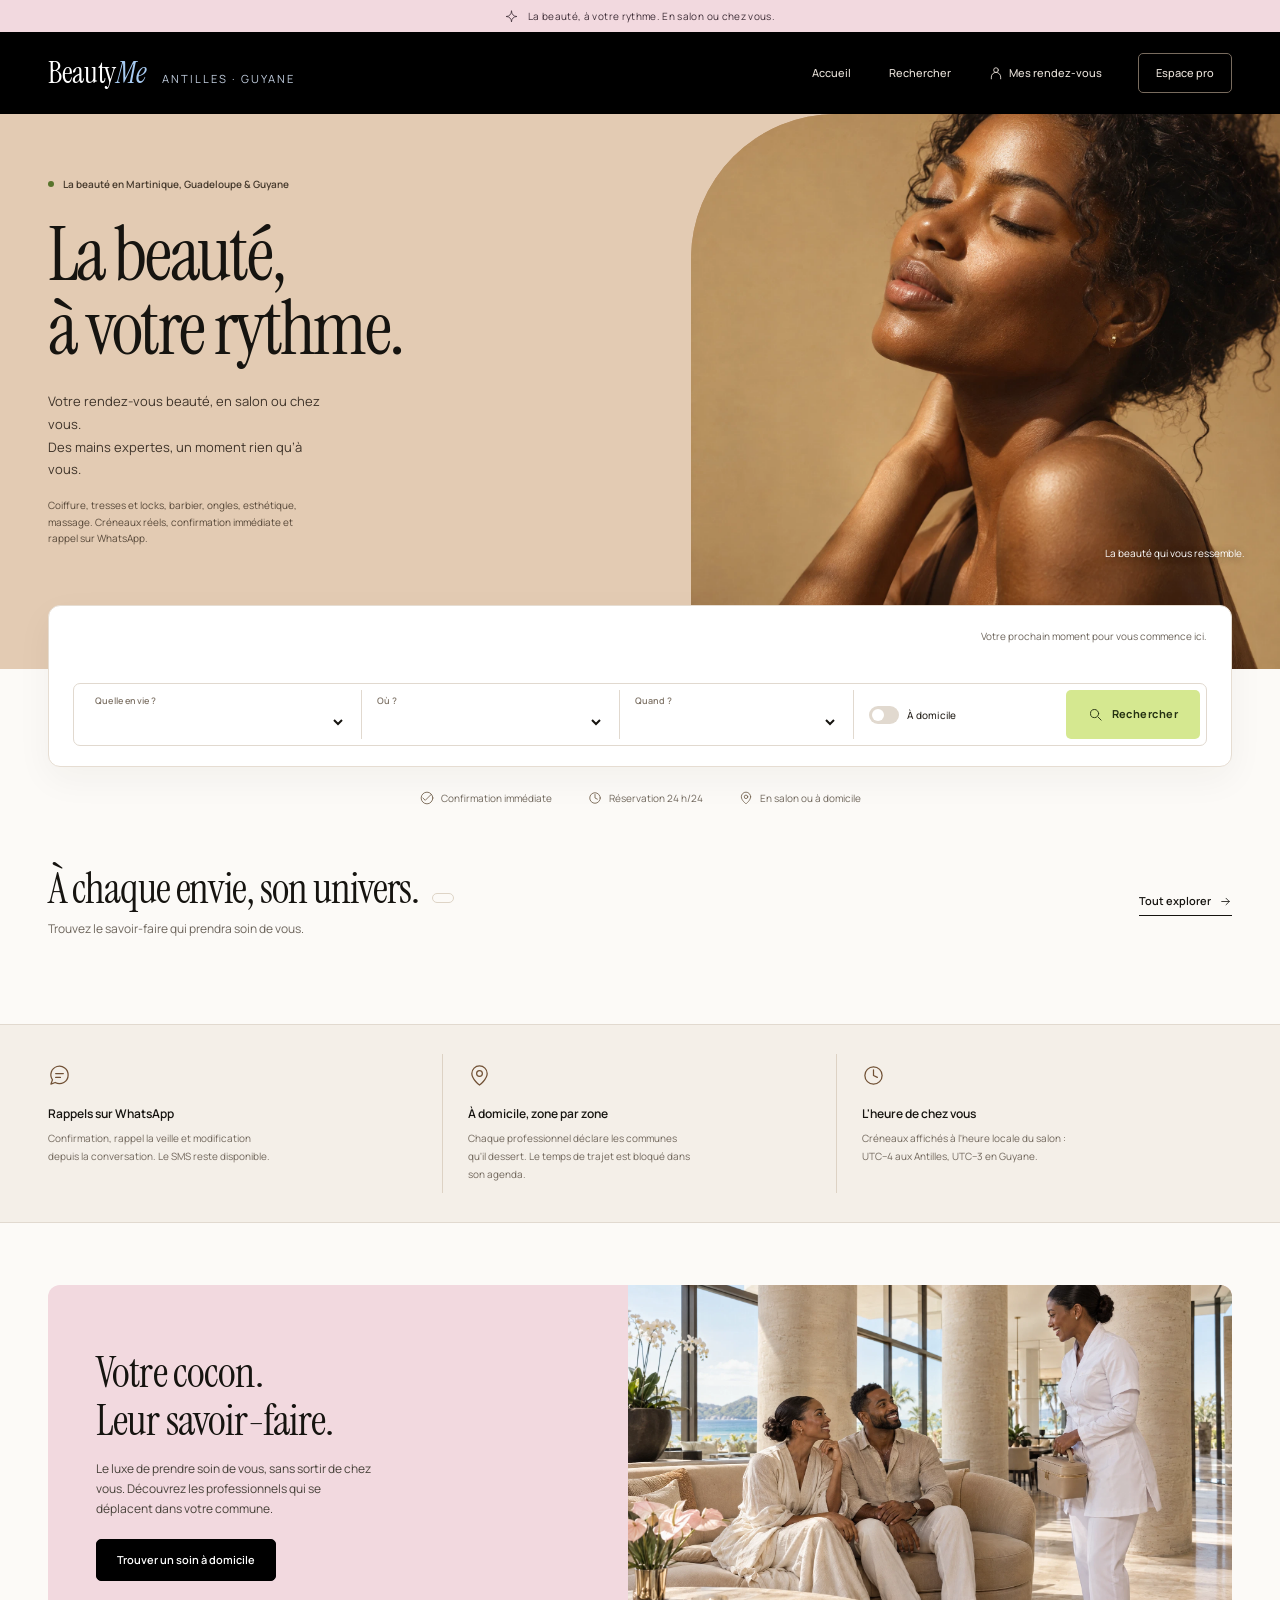
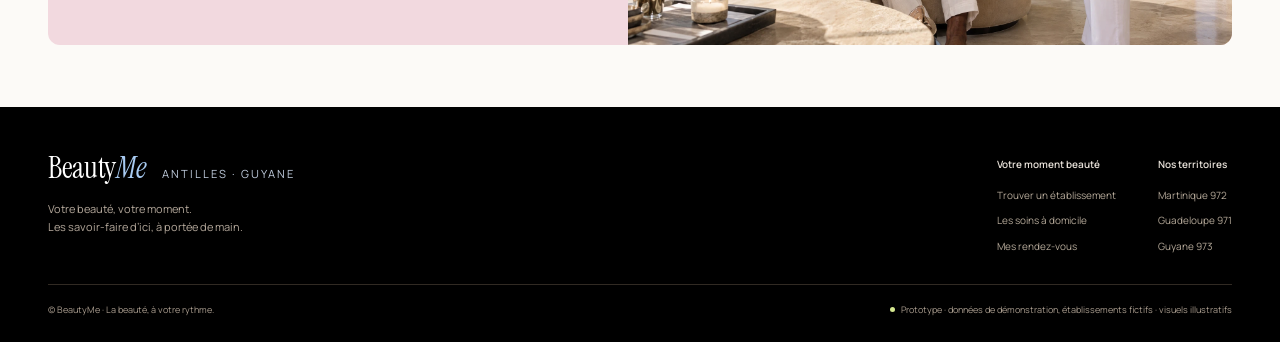
<file: template.html>
<!doctype html>
<html lang="fr" data-theme="light">
<head>
<meta charset="utf-8">
<meta name="viewport" content="width=device-width, initial-scale=1, viewport-fit=cover">
<meta name="theme-color" content="#000000">
<title>BeautyMe — Votre beauté, votre moment</title>
<meta name="claude:viewport-fit-sides" content="cover">
<meta name="description" content="Réservez coiffure, tresses, barbier, ongles, esthétique et massage en Martinique, Guadeloupe et Guyane, en salon ou à domicile.">
<link rel="preconnect" href="https://fonts.googleapis.com">
<link rel="preconnect" href="https://fonts.gstatic.com" crossorigin>
<link rel="stylesheet" href="https://fonts.googleapis.com/css2?family=Instrument+Serif:ital@0;1&family=Manrope:wght@400;500;600;700;800&display=swap">
<style>
/* Mise en page : bandeau navy pleine largeur (marque + recherche), contenu blanc
   en grille 12 colonnes ; la fiche salon passe en deux colonnes (carte | réservation). */
:root{
  --navy-900:#050D1B; --navy-850:#081428; --navy-800:#0B1B33; --navy-700:#10294B; --navy-600:#16386A;
  --band:#050D1B; --band-2:#0B1B33; --band-line:#1E3556;
  --on-band:#FFFFFF; --on-band-2:#DFE6F0; --on-band-3:#BFCBDC; --on-band-accent:#A8CBF2;
  --bg:#F4F6F9; --surface:#FFFFFF; --surface-2:#EDF1F6; --line:#D3DAE4; --line-strong:#9AA7B8;
  --ink:#0B111A; --body:#2A3441; --muted:#566273; --accent:#17457F;
  --btn-bg:#0B1B33; --btn-fg:#FFFFFF; --btn-hover:#16386A;
  --sel-bg:#0B1B33; --sel-fg:#FFFFFF;
  --ok:#1C6741; --ok-bg:#E6F2EC; --alert:#9E2328; --alert-bg:#FBEAEA;
  --pose:#C9D6E8; --busy:#16386A; --busy-fg:#FFFFFF; --mine:#050D1B;
  --f-display:"Instrument Serif","Iowan Old Style","Palatino Linotype",Georgia,serif;
  --f-body:"Manrope","Segoe UI",system-ui,-apple-system,sans-serif;
  --r:4px; --r-lg:10px;
  --shadow:0 1px 2px rgba(5,13,27,.06),0 8px 24px rgba(5,13,27,.07);
  color-scheme:light;
}
@media (prefers-color-scheme:dark){:root:not([data-theme="light"]){
  --band:#03070F; --band-2:#081428; --band-line:#1A2C47;
  --bg:#06090F; --surface:#0C1321; --surface-2:#121C2E; --line:#22314B; --line-strong:#4A5D7A;
  --ink:#F4F7FB; --body:#D6DEE9; --muted:#AAB6C7; --accent:#A8CBF2;
  --btn-bg:#F4F7FB; --btn-fg:#050D1B; --btn-hover:#DCE7F5;
  --sel-bg:#DCE7F5; --sel-fg:#050D1B;
  --ok:#8FD3AE; --ok-bg:#0F2A1D; --alert:#F3A6A8; --alert-bg:#2E1214;
  --pose:#24395A; --busy:#3B5E92; --busy-fg:#FFFFFF; --mine:#DCE7F5;
  --shadow:0 1px 2px rgba(0,0,0,.4),0 10px 30px rgba(0,0,0,.35);
  color-scheme:dark}}
:root[data-theme="dark"]{
  --band:#03070F; --band-2:#081428; --band-line:#1A2C47;
  --bg:#06090F; --surface:#0C1321; --surface-2:#121C2E; --line:#22314B; --line-strong:#4A5D7A;
  --ink:#F4F7FB; --body:#D6DEE9; --muted:#AAB6C7; --accent:#A8CBF2;
  --btn-bg:#F4F7FB; --btn-fg:#050D1B; --btn-hover:#DCE7F5;
  --sel-bg:#DCE7F5; --sel-fg:#050D1B;
  --ok:#8FD3AE; --ok-bg:#0F2A1D; --alert:#F3A6A8; --alert-bg:#2E1214;
  --pose:#24395A; --busy:#3B5E92; --busy-fg:#FFFFFF; --mine:#DCE7F5;
  --shadow:0 1px 2px rgba(0,0,0,.4),0 10px 30px rgba(0,0,0,.35);
  color-scheme:dark}

*{box-sizing:border-box}
html{-webkit-text-size-adjust:100%}
body{margin:0;background:var(--bg);color:var(--body);font:15px/1.6 var(--f-body);font-feature-settings:"ss01"}
body::before{content:"";position:fixed;inset:0 0 auto;height:env(safe-area-inset-top,0px);z-index:500;background:var(--band)}
h1,h2,h3{color:var(--ink);margin:0;text-wrap:balance}
p{margin:0}
a{color:var(--accent)}
button{font:inherit;color:inherit}
:focus-visible{outline:2px solid var(--accent);outline-offset:2px}
.num{font-variant-numeric:tabular-nums}
.wrap{max-width:1180px;margin:0 auto;padding-left:max(16px,env(safe-area-inset-left,0px));padding-right:max(16px,env(safe-area-inset-right,0px))}
.eyebrow{font-size:.72rem;font-weight:700;letter-spacing:.16em;text-transform:uppercase;color:var(--muted)}
.sr{position:absolute;width:1px;height:1px;overflow:hidden;clip:rect(0 0 0 0);white-space:nowrap}

/* ── En-tête ── */
header{position:sticky;top:env(safe-area-inset-top,0px);z-index:300;background:var(--band);border-bottom:1px solid var(--band-line)}
.hdr{display:flex;align-items:center;gap:28px;height:64px}
.brand{display:flex;align-items:baseline;gap:12px;min-width:0;text-decoration:none}
.brand h1{font:400 1.9rem/1 var(--f-display);color:var(--on-band);letter-spacing:-.01em}
.brand h1 i{font-style:italic;color:var(--on-band-accent)}
.brand span{font-size:.7rem;letter-spacing:.18em;text-transform:uppercase;color:var(--on-band-3);white-space:nowrap}
nav#sidebar{margin-left:auto;display:flex;gap:4px}
nav#sidebar a{color:var(--on-band-2);text-decoration:none;font-weight:600;font-size:.88rem;padding:8px 14px;border-radius:var(--r);cursor:pointer;border:1px solid transparent}
nav#sidebar a:hover{color:var(--on-band);border-color:var(--band-line)}
nav#sidebar a.active{color:var(--on-band);border-color:var(--on-band-3)}
.hdr-clock{font-size:.78rem;color:var(--on-band-3);white-space:nowrap}
.hdr-clock b{color:var(--on-band);font-weight:700}

/* ── Navigation mobile (standard) ── */
.mobilebar,.drawer-head{display:none}
.backdrop{position:fixed;inset:0;background:rgba(5,13,27,.55);z-index:350;opacity:0;visibility:hidden;transition:opacity .22s,visibility .22s;-webkit-backdrop-filter:blur(2px);backdrop-filter:blur(2px)}
.backdrop.on{opacity:1;visibility:visible}

/* ── Pages ── */
.page{display:none}
.page.active{display:block}

/* ── Bandeau d'accueil ── */
.band{background:var(--band);color:var(--on-band-2);padding-block:56px 64px;border-bottom:1px solid var(--band-line)}
.band .eyebrow{color:var(--on-band-3)}
.hero-t{font:400 clamp(2.4rem,5.4vw,4.4rem)/1.02 var(--f-display);color:var(--on-band);max-width:15ch;margin-top:14px;letter-spacing:-.015em}
.hero-t i{color:var(--on-band-accent)}
.hero-p{max-width:52ch;margin-top:16px;font-size:1.02rem;color:var(--on-band-2)}
.terr{display:flex;flex-wrap:wrap;gap:0;margin-top:34px;border-bottom:1px solid var(--band-line)}
.terr button{background:none;border:0;border-bottom:2px solid transparent;margin-bottom:-1px;padding:12px 22px 12px 0;margin-right:22px;cursor:pointer;text-align:left;min-height:44px}
.terr .tn{display:block;font:400 1.5rem/1.1 var(--f-display);color:var(--on-band-2)}
.terr .tz{display:block;font-size:.72rem;letter-spacing:.06em;color:var(--on-band-3);margin-top:2px}
.terr button[aria-pressed="true"]{border-bottom-color:var(--on-band)}
.terr button[aria-pressed="true"] .tn{color:var(--on-band)}

.search{margin-top:26px;background:var(--surface);border-radius:var(--r-lg);display:grid;grid-template-columns:1.3fr 1.2fr 1fr auto auto;box-shadow:var(--shadow);overflow:hidden}
.search .f{padding:12px 18px;border-right:1px solid var(--line);min-width:0;display:flex;flex-direction:column;justify-content:center}
.search label,.field label,.lbl{font-size:.68rem;font-weight:800;letter-spacing:.14em;text-transform:uppercase;color:var(--muted)}
.search select{border:0;background:transparent;color:var(--ink);font:600 1rem var(--f-body);padding:4px 0;width:100%;cursor:pointer}
.toggle{display:flex;align-items:center;gap:10px;cursor:pointer;color:var(--ink);font-weight:600;font-size:.95rem;white-space:nowrap}
.toggle input{appearance:none;width:40px;height:24px;border-radius:12px;background:var(--line);position:relative;cursor:pointer;margin:0;flex-shrink:0;transition:background .15s}
.toggle input::after{content:"";position:absolute;top:3px;left:3px;width:18px;height:18px;border-radius:50%;background:var(--surface);transition:transform .15s}
.toggle input:checked{background:var(--btn-bg)}
.toggle input:checked::after{transform:translateX(16px);background:var(--btn-fg)}
.search .go{border:0;background:var(--btn-bg);color:var(--btn-fg);font-weight:800;letter-spacing:.04em;padding:0 30px;cursor:pointer;min-height:64px}
.search .go:hover{background:var(--btn-hover)}

/* ── Sections ── */
.sec{padding-block:56px}
.sec-h{display:flex;align-items:end;justify-content:space-between;gap:16px;margin-bottom:24px;flex-wrap:wrap}
.sec-h h2{font:400 2.1rem/1.1 var(--f-display)}
.cats{display:grid;grid-template-columns:repeat(3,1fr);border-top:1px solid var(--line)}
.cats button{display:flex;justify-content:space-between;align-items:baseline;gap:12px;background:none;border:0;border-bottom:1px solid var(--line);padding:22px 4px;cursor:pointer;text-align:left;min-height:44px}
.cats button:nth-child(3n+1),.cats button:nth-child(3n+2){border-right:1px solid var(--line);padding-right:18px}
.cats button:nth-child(3n+2),.cats button:nth-child(3n){padding-left:18px}
.cats .cn{font:400 1.55rem/1.15 var(--f-display);color:var(--ink)}
.cats .cc{font-size:.8rem;color:var(--muted);white-space:nowrap}
.cats button:hover .cn{color:var(--accent)}
.promise{display:grid;grid-template-columns:repeat(3,1fr);gap:0;border:1px solid var(--line);border-radius:var(--r-lg);background:var(--surface)}
.promise div{padding:24px;border-right:1px solid var(--line)}
.promise div:last-child{border-right:0}
.promise h3{font-size:1rem;font-weight:800;margin-bottom:6px}
.promise p{font-size:.9rem;color:var(--body)}

/* ── Boutons, puces ── */
.btn{display:inline-flex;align-items:center;justify-content:center;gap:8px;min-height:42px;padding:0 20px;border-radius:var(--r);border:1px solid var(--btn-bg);background:var(--btn-bg);color:var(--btn-fg);font-weight:700;font-size:.9rem;cursor:pointer;text-decoration:none;white-space:nowrap}
.btn:hover{background:var(--btn-hover);border-color:var(--btn-hover)}
.btn.ghost{background:transparent;color:var(--ink);border-color:var(--line-strong)}
.btn.ghost:hover{border-color:var(--ink);background:transparent}
.btn.block{width:100%}
.btn:disabled{background:var(--surface-2);border-color:var(--line);color:var(--muted);cursor:not-allowed}
.chip{display:inline-flex;align-items:center;min-height:36px;padding:0 14px;border-radius:999px;border:1px solid var(--line-strong);background:var(--surface);color:var(--ink);font-weight:600;font-size:.85rem;cursor:pointer;white-space:nowrap}
.chip[aria-pressed="true"]{background:var(--sel-bg);color:var(--sel-fg);border-color:var(--sel-bg)}
.chip:disabled,.seg button:disabled{background:var(--surface-2);color:var(--muted);border-color:var(--line);cursor:not-allowed;text-decoration:line-through}
.tag{display:inline-block;font-size:.72rem;font-weight:700;letter-spacing:.04em;padding:3px 8px;border-radius:var(--r);background:var(--surface-2);color:var(--ink)}
.tag.ok{background:var(--ok-bg);color:var(--ok)}

/* ── Recherche ── */
.filters{background:var(--surface);border-bottom:1px solid var(--line);padding-block:16px;position:sticky;top:calc(64px + env(safe-area-inset-top,0px));z-index:200}
.filters .row{display:flex;flex-wrap:wrap;gap:10px;align-items:center}
.filters select{min-height:36px;border:1px solid var(--line-strong);border-radius:999px;background:var(--surface);color:var(--ink);font:600 .85rem var(--f-body);padding:0 12px}
.seg{display:inline-flex;border:1px solid var(--line-strong);border-radius:999px;overflow:hidden}
.seg button{border:0;background:transparent;min-height:36px;padding:0 14px;font-weight:700;font-size:.85rem;cursor:pointer;color:var(--ink)}
.seg button[aria-pressed="true"]{background:var(--sel-bg);color:var(--sel-fg)}
.hscroll{display:flex;gap:8px;overflow-x:auto;scrollbar-width:none;padding-bottom:2px;max-width:100%}
.hscroll::-webkit-scrollbar{display:none}
.res-h{display:flex;justify-content:space-between;align-items:baseline;gap:12px;flex-wrap:wrap;padding-block:28px 16px}
.res-h h2{font:400 1.9rem/1.15 var(--f-display)}
.cards{display:grid;gap:16px;padding-bottom:64px}
.card{display:grid;grid-template-columns:168px 1fr auto;gap:22px;background:var(--surface);border:1px solid var(--line);border-radius:var(--r-lg);padding:16px;align-items:center}
.mono{aspect-ratio:1;max-width:100%;border-radius:var(--r);background:var(--navy-800);display:flex;flex-direction:column;justify-content:space-between;padding:14px;color:#FFFFFF}
.mono b{font:400 2.6rem/1 var(--f-display);color:#FFFFFF}
.mono small{font-size:.66rem;letter-spacing:.14em;text-transform:uppercase;color:#BFCBDC}
.mono.c-coiffure{background:#0B1B33}.mono.c-tresses-locks{background:#050D1B}.mono.c-barbier{background:#10294B}
.mono.c-ongles{background:#16386A}.mono.c-esthetique{background:#0F223F}.mono.c-bien-etre{background:#122E57}
.card h3{font-size:1.15rem;font-weight:800}
.card .meta{display:flex;flex-wrap:wrap;gap:6px 14px;font-size:.86rem;color:var(--muted);margin-top:4px}
.card .meta b{color:var(--ink)}
.card .tags{display:flex;flex-wrap:wrap;gap:6px;margin-top:10px}
.card .next{font-size:.86rem;margin-top:10px;color:var(--body)}
.card .next b{color:var(--ok)}
.card .act{display:flex;flex-direction:column;gap:8px;align-items:stretch}
.empty{background:var(--surface);border:1px dashed var(--line-strong);border-radius:var(--r-lg);padding:32px;text-align:center;color:var(--body)}

/* ── Fiche salon ── */
.s-band{background:var(--band);padding-block:30px 34px;border-bottom:1px solid var(--band-line)}
.crumbs{font-size:.8rem;color:var(--on-band-3);display:flex;flex-wrap:wrap;gap:6px}
.crumbs button{background:none;border:0;padding:0;color:var(--on-band-2);cursor:pointer;text-decoration:underline;text-underline-offset:3px;font-size:.8rem}
.s-band h1{font:400 clamp(2.2rem,4.6vw,3.6rem)/1.05 var(--f-display);color:var(--on-band);margin-top:12px}
.s-band .meta{display:flex;flex-wrap:wrap;gap:8px 20px;margin-top:12px;font-size:.92rem;color:var(--on-band-2)}
.s-band .meta b{color:var(--on-band)}
.s-grid{display:grid;grid-template-columns:minmax(0,1fr) 400px;gap:40px;padding-block:36px 80px;align-items:start}
.menu-sec{margin-bottom:34px}
.menu-sec h2{font:400 1.6rem/1.2 var(--f-display);padding-bottom:10px;border-bottom:1px solid var(--ink)}
.svc{display:grid;grid-template-columns:minmax(0,1fr) auto auto;gap:16px;align-items:center;padding:16px 0;border-bottom:1px solid var(--line)}
.svc h3{font-size:1rem;font-weight:700}
.svc p{font-size:.86rem;color:var(--muted);margin-top:2px;max-width:58ch}
.svc .pr{text-align:right;white-space:nowrap}
.svc .pr b{display:block;color:var(--ink);font-size:1rem}
.svc .pr span{font-size:.8rem;color:var(--muted)}
.svc .btn{min-width:104px}
.svc .btn[aria-pressed="true"]{background:var(--surface);color:var(--ink);border-color:var(--ink)}
.svc .phone{font-size:.8rem;color:var(--muted);min-width:104px;text-align:center}
.info-grid{display:grid;grid-template-columns:1fr 1fr;gap:28px;margin-top:10px}
.info-grid h2{font:400 1.45rem/1.2 var(--f-display);margin-bottom:10px}
.hours{width:100%;border-collapse:collapse;font-size:.9rem}
.hours td{padding:6px 0;border-bottom:1px solid var(--line)}
.hours td:last-child{text-align:right;color:var(--ink);font-weight:600}
.team{display:flex;flex-wrap:wrap;gap:8px}

.book{position:sticky;top:calc(84px + env(safe-area-inset-top,0px));background:var(--surface);border:1px solid var(--line);border-radius:var(--r-lg);box-shadow:var(--shadow);overflow:hidden}
.book-h{background:var(--band-2);padding:18px 20px}
.book-h h2{font:400 1.5rem/1.15 var(--f-display);color:var(--on-band)}
.book-h p{font-size:.84rem;color:var(--on-band-2);margin-top:2px}
.step{padding:16px 20px;border-bottom:1px solid var(--line)}
.step:last-child{border-bottom:0}
.step .lbl{display:block;margin-bottom:10px}
.basket{list-style:none;margin:0;padding:0;font-size:.9rem}
.basket li{display:flex;justify-content:space-between;gap:12px;padding:4px 0;color:var(--ink)}
.basket li span:last-child{white-space:nowrap}
.totals{display:flex;justify-content:space-between;gap:12px;margin-top:8px;padding-top:8px;border-top:1px solid var(--line);font-weight:800;color:var(--ink)}
.hint{font-size:.8rem;color:var(--muted);margin-top:6px}
.days{display:flex;gap:6px;overflow-x:auto;scrollbar-width:none;padding-bottom:2px}
.days::-webkit-scrollbar{display:none}
.day{flex:0 0 56px;border:1px solid var(--line-strong);border-radius:var(--r);background:var(--surface);padding:6px 0;cursor:pointer;text-align:center;color:var(--ink);min-height:58px}
.day small{display:block;font-size:.66rem;letter-spacing:.08em;text-transform:uppercase;color:var(--muted)}
.day b{display:block;font-size:1.05rem}
.day[aria-pressed="true"]{background:var(--sel-bg);border-color:var(--sel-bg);color:var(--sel-fg)}
.day[aria-pressed="true"] small{color:var(--sel-fg)}
.day:disabled{background:var(--surface-2);border-color:var(--line);color:var(--muted);cursor:not-allowed}
.slot-g{margin-top:10px}
.slot-g h4{font-size:.72rem;font-weight:800;letter-spacing:.12em;text-transform:uppercase;color:var(--muted);margin:10px 0 6px}
.slots{display:grid;grid-template-columns:repeat(4,1fr);gap:6px}
.slot{min-height:40px;border:1px solid var(--line-strong);border-radius:var(--r);background:var(--surface);color:var(--ink);font-weight:700;cursor:pointer;font-variant-numeric:tabular-nums}
.slot:hover{border-color:var(--ink)}
.slot[aria-pressed="true"]{background:var(--sel-bg);color:var(--sel-fg);border-color:var(--sel-bg)}
.field{display:flex;flex-direction:column;gap:6px;margin-bottom:12px}
.field input,.field select{min-height:44px;border:1px solid var(--line-strong);border-radius:var(--r);background:var(--surface);color:var(--ink);font:500 1rem var(--f-body);padding:0 12px;width:100%}
.tel{display:grid;grid-template-columns:96px 1fr;gap:8px}
.radio{display:flex;gap:8px}
.check{display:flex;gap:10px;align-items:flex-start;font-size:.84rem;color:var(--body);margin:6px 0 12px;cursor:pointer}
.check input{width:18px;height:18px;margin-top:2px;flex-shrink:0;accent-color:var(--btn-bg)}
.timer{display:flex;justify-content:space-between;align-items:center;gap:8px;background:var(--surface-2);border-radius:var(--r);padding:10px 12px;font-size:.84rem;color:var(--ink);margin-bottom:14px}
.timer b{font-variant-numeric:tabular-nums}
.timer.late{background:var(--alert-bg);color:var(--alert)}
.note{font-size:.8rem;color:var(--muted)}
.err{font-size:.84rem;color:var(--alert);background:var(--alert-bg);border-radius:var(--r);padding:8px 12px;margin-bottom:12px}
.done{padding:22px 20px}
.done h3{font:400 1.7rem/1.15 var(--f-display);margin-bottom:8px}
.recap{border-top:1px solid var(--line);margin-top:14px}
.recap div{display:flex;justify-content:space-between;gap:14px;padding:8px 0;border-bottom:1px solid var(--line);font-size:.9rem}
.recap dt{color:var(--muted)}
.recap dd{margin:0;color:var(--ink);font-weight:700;text-align:right}
.bookbar{display:none}

/* ── Mes rendez-vous ── */
.rdv{display:grid;grid-template-columns:120px 1fr auto;gap:20px;align-items:center;background:var(--surface);border:1px solid var(--line);border-radius:var(--r-lg);padding:18px 20px}
.rdv .when b{display:block;font:400 2rem/1 var(--f-display);color:var(--ink)}
.rdv .when span{font-size:.8rem;color:var(--muted)}
.rdv h3{font-size:1.05rem;font-weight:800}
.rdv p{font-size:.88rem;color:var(--body)}
.rdv.cancelled h3,.rdv.cancelled p,.rdv.cancelled .when b{color:var(--muted)}

/* ── Espace pro ── */
.kpis{display:grid;grid-template-columns:repeat(4,1fr);gap:0;border:1px solid var(--line);border-radius:var(--r-lg);background:var(--surface);margin-bottom:20px}
.kpis div{padding:18px 20px;border-right:1px solid var(--line)}
.kpis div:last-child{border-right:0}
.kpis b{display:block;font:400 2.2rem/1 var(--f-display);color:var(--ink);font-variant-numeric:tabular-nums;margin-top:6px}
.tl-wrap{overflow-x:auto;background:var(--surface);border:1px solid var(--line);border-radius:var(--r-lg)}
.tl{min-width:820px;padding:12px 16px 16px}
.tl-axis,.tl-row{display:grid;grid-template-columns:110px 1fr;align-items:center}
.tl-axis .ticks{position:relative;height:22px}
.tl-axis .ticks span{position:absolute;top:0;font-size:.72rem;color:var(--muted);transform:translateX(-50%);font-variant-numeric:tabular-nums}
.tl-row{border-top:1px solid var(--line);min-height:58px}
.tl-row .who{font-weight:700;color:var(--ink);font-size:.9rem}
.tl-row .who small{display:block;font-weight:500;color:var(--muted);font-size:.74rem}
.lane{position:relative;height:42px;background:repeating-linear-gradient(90deg,transparent 0 calc(100%/13 - 1px),var(--line) calc(100%/13 - 1px) calc(100%/13))}
.lane .off{position:absolute;top:0;bottom:0;background:var(--surface-2)}
.blk{position:absolute;top:4px;bottom:4px;border-radius:3px;background:var(--busy);color:var(--busy-fg);font-size:.7rem;font-weight:700;padding:3px 6px;overflow:hidden;white-space:nowrap;text-overflow:ellipsis}
.blk.mine{background:var(--mine);color:var(--bg)}
.blk.pose{background:var(--pose);color:var(--ink)}
.legend{display:flex;flex-wrap:wrap;gap:16px;font-size:.8rem;color:var(--body);margin-top:12px}
.legend i{display:inline-block;width:14px;height:10px;border-radius:2px;margin-right:6px;vertical-align:baseline}

footer{background:var(--band);color:var(--on-band-3);padding-block:36px;font-size:.84rem;border-top:1px solid var(--band-line)}
footer .f{display:flex;flex-wrap:wrap;justify-content:space-between;gap:16px}
footer b{color:var(--on-band);font:400 1.4rem var(--f-display)}
footer p{color:var(--on-band-2)}
.toast{position:fixed;left:50%;bottom:calc(24px + env(safe-area-inset-bottom,0px));transform:translateX(-50%);background:var(--navy-900);color:#FFFFFF;padding:12px 18px;border-radius:var(--r);font-weight:600;font-size:.9rem;z-index:600;box-shadow:var(--shadow)}

@media(max-width:1100px){
  .hdr-clock{display:none}
  .search{grid-template-columns:1fr 1fr;}
  .search .f:nth-child(2),.search .f:nth-child(4){border-right:0}
  .search .f{border-bottom:1px solid var(--line)}
  .search .go{grid-column:1/-1;min-height:56px}
  .s-grid{grid-template-columns:minmax(0,1fr) 360px;gap:28px}
}
@media(max-width:900px){
  body.nav-open{overflow:hidden}
  body.nav-open header{z-index:450}
  header{height:56px}
  .hdr{height:56px;gap:12px}
  .brand h1{font-size:1.55rem;white-space:nowrap;overflow:hidden;text-overflow:ellipsis}
  .brand span{display:none}
  .mobilebar{display:flex;align-items:center;gap:12px;position:sticky;top:calc(56px + env(safe-area-inset-top,0px));z-index:280;background:var(--surface);border-bottom:1px solid var(--line);padding:9px max(16px,env(safe-area-inset-right,0px)) 9px max(16px,env(safe-area-inset-left,0px))}
  .mobilebar .mb-lbl{flex:1;min-width:0}
  .mobilebar .mb-where{font-size:.62rem;letter-spacing:.16em;text-transform:uppercase;color:var(--muted);display:block}
  .mobilebar .mb-title{font-weight:700;color:var(--ink);font-size:.9rem;display:block;overflow:hidden;text-overflow:ellipsis;white-space:nowrap}
  .mobilebar .mb-btn{flex-shrink:0;min-height:40px;padding:0 18px;font-weight:700;letter-spacing:.06em;text-transform:uppercase;background:var(--btn-bg);color:var(--btn-fg);border:none;border-radius:var(--r);cursor:pointer}
  nav#sidebar{position:fixed;top:0;left:0;bottom:0;height:100dvh;width:min(86vw,330px);transform:translateX(-101%);transition:transform .24s cubic-bezier(.4,0,.2,1);z-index:400;overscroll-behavior:contain;flex-direction:column;gap:0;margin:0;background:var(--band);padding-top:env(safe-area-inset-top,0px);padding-left:env(safe-area-inset-left,0px)}
  nav#sidebar.open{transform:none;box-shadow:14px 0 40px rgba(5,13,27,.4)}
  .drawer-head{display:flex;align-items:center;gap:12px;padding:14px 18px;background:var(--band);position:sticky;top:0;z-index:2;border-bottom:1px solid var(--band-line)}
  .drawer-head .dh-t{font:400 1.35rem var(--f-display);color:var(--on-band)}
  .drawer-head .dh-x{margin-left:auto;min-height:38px;padding:0 14px;color:#FFFFFF;background:transparent;border:1px solid var(--on-band-3);border-radius:var(--r);cursor:pointer;font-weight:700}
  nav#sidebar a{padding:11px 18px;min-height:44px;font-size:.95rem;border:0;border-radius:0;border-bottom:1px solid var(--band-line);display:flex;align-items:center}
  nav#sidebar a.active{border-left:3px solid var(--on-band);color:var(--on-band)}
  .btn{min-height:42px}
  .chip{min-height:36px}
  .field input,.field textarea,.field select,.search select,.filters select{font-size:16px}
  .band{padding-block:34px 40px}
  .cats,.promise,.info-grid{grid-template-columns:1fr}
  .cats button{border-right:0!important;padding-left:4px!important;padding-right:4px!important}
  .promise div{border-right:0;border-bottom:1px solid var(--line)}
  .promise div:last-child{border-bottom:0}
  .filters{top:calc(56px + 58px + env(safe-area-inset-top,0px))}
  .card{grid-template-columns:88px 1fr;gap:14px}
  .card .mono b{font-size:1.8rem}.card .mono small{display:none}
  .card .act{grid-column:1/-1;flex-direction:row}
  .card .act .btn{flex:1}
  .s-grid{grid-template-columns:1fr;padding-bottom:110px}
  .book{position:static}
  .svc{grid-template-columns:minmax(0,1fr) auto}
  .svc .btn,.svc .phone{grid-column:1/-1;width:100%}
  .bookbar{display:flex;position:fixed;left:0;right:0;bottom:0;z-index:250;background:var(--band);padding:12px max(16px,env(safe-area-inset-right,0px)) calc(12px + env(safe-area-inset-bottom,0px)) max(16px,env(safe-area-inset-left,0px));gap:12px;align-items:center;border-top:1px solid var(--band-line)}
  .bookbar span{flex:1;min-width:0;color:var(--on-band-2);font-size:.86rem}
  .bookbar span b{color:var(--on-band);display:block;font-size:.95rem}
  .bookbar .btn{background:#FFFFFF;color:#050D1B;border-color:#FFFFFF}
  .rdv{grid-template-columns:1fr;gap:10px}
  .kpis{grid-template-columns:1fr 1fr}
  .kpis div:nth-child(2){border-right:0}
  .kpis div:nth-child(-n+2){border-bottom:1px solid var(--line)}
  .nav-btns{flex-direction:column-reverse}
  .nav-btns .btn{width:100%}
  .toast{left:16px;right:16px;width:auto;text-align:center;transform:none}
}
@media(max-width:520px){
  .search{grid-template-columns:1fr}
  .search .f{border-right:0}
  .slots{grid-template-columns:repeat(3,1fr)}
}
@media(max-width:380px){
  nav#sidebar{width:92vw}
}
@media(prefers-reduced-motion:reduce){*{transition:none!important;animation:none!important}}
</style>
<link rel="stylesheet" href="luxury.css">
</head>
<body>
<a href="#main-content" class="skip-link" onclick="event.preventDefault();document.getElementById('main-content').focus();document.getElementById('main-content').scrollIntoView({block:'start'})">Aller au contenu</a>
<div class="announcement"><svg class="" viewBox="0 0 24 24" fill="none" stroke="currentColor" stroke-width="1.5" stroke-linecap="round" stroke-linejoin="round" aria-hidden="true"><path d="M12 2c0 6-4 10-10 10 6 0 10 4 10 10 0-6 4-10 10-10C16 12 12 8 12 2Z"/></svg>La beauté, à votre rythme. En salon ou chez vous.</div>

<header>
  <div class="wrap hdr">
    <a class="brand" onclick="showPage('accueil')" tabindex="0" onkeydown="navKey(event,'accueil')"><h1>Beauty<i>Me</i></h1><span>Antilles · Guyane</span></a>
    <nav id="sidebar" aria-label="Navigation principale">
      <div class="drawer-head"><span class="dh-t">Beauty<i>Me</i></span><button class="dh-x" type="button" onclick="closeNav()">Fermer</button></div>
      <a data-page="accueil" data-label="Accueil" tabindex="0" onclick="showPage('accueil')" onkeydown="navKey(event,'accueil')">Accueil</a>
      <a data-page="recherche" data-label="Rechercher un établissement" tabindex="0" onclick="showPage('recherche')" onkeydown="navKey(event,'recherche')">Rechercher</a>
      <a data-page="rdv" data-label="Mes rendez-vous" tabindex="0" onclick="showPage('rdv')" onkeydown="navKey(event,'rdv')"><svg class="nav-icon" viewBox="0 0 24 24" fill="none" stroke="currentColor" stroke-width="1.5" stroke-linecap="round" stroke-linejoin="round" aria-hidden="true"><circle cx="12" cy="7" r="4"/><path d="M4 22v-3a8 8 0 0 1 16 0v3"/></svg>Mes rendez-vous</a>
      <a data-page="pro" data-label="Espace pro · Agenda" tabindex="0" onclick="showPage('pro')" onkeydown="navKey(event,'pro')">Espace pro</a>
    </nav>
    <div class="hdr-clock num" id="clock"></div>
  </div>
</header>

<div class="mobilebar">
  <span class="mb-lbl"><span class="mb-where">Vous consultez</span><span class="mb-title" id="mb-title">Accueil</span></span>
  <button class="mb-btn" type="button" id="mb-btn" aria-controls="sidebar" aria-expanded="false" onclick="toggleNav()">Menu</button>
</div>
<div class="backdrop" id="backdrop" onclick="closeNav()" aria-hidden="true"></div>

<main id="main-content" tabindex="-1">
  <!-- ═══ Accueil ═══ -->
  <section class="page active" id="page-accueil">
    <div class="editorial-hero">
      <div class="wrap hero-layout">
        <div class="hero-copy">
          <p class="hero-location">La beauté en Martinique, Guadeloupe &amp; Guyane</p>
          <h2 class="hero-t">La beauté,<br>à votre rythme.</h2>
          <p class="hero-p">Votre rendez-vous beauté, <i>en salon ou chez vous.</i><br>Des mains expertes, un moment rien qu’à vous.</p>
          <p class="hero-note">Coiffure, tresses et locks, barbier, ongles, esthétique, massage. Créneaux réels, confirmation immédiate et rappel sur WhatsApp.</p>
        </div>
        <figure class="hero-photo">
          <img src="beautyme-1.webp" alt="Portrait éditorial d’une femme afro-caribéenne dans une lumière chaleureuse" fetchpriority="high" width="800" height="1000">
          <figcaption>La beauté qui vous ressemble.</figcaption>
        </figure>
      </div>
    </div>
    <div class="wrap search-wrap">
      <div class="search-card">
        <div class="search-topline">
          <div class="terr" id="terr" role="group" aria-label="Territoire"></div>
          <p class="search-caption">Votre prochain moment pour vous commence ici.</p>
        </div>
        <form class="search" id="home-search" onsubmit="event.preventDefault();runHomeSearch()">
          <div class="f"><label for="hs-cat">Quelle envie ?</label><select id="hs-cat"></select></div>
          <div class="f"><label for="hs-com">Où ?</label><select id="hs-com"></select></div>
          <div class="f"><label for="hs-day">Quand ?</label><select id="hs-day"></select></div>
          <div class="f"><label class="toggle" for="hs-home"><input type="checkbox" id="hs-home"> À domicile</label></div>
          <button class="go" type="submit"><svg class="" viewBox="0 0 24 24" fill="none" stroke="currentColor" stroke-width="1.5" stroke-linecap="round" stroke-linejoin="round" aria-hidden="true"><circle cx="10.5" cy="10.5" r="6.5"/><path d="m16 16 5 5"/></svg>Rechercher</button>
        </form>
      </div>
      <div class="trust-line"><span><svg class="" viewBox="0 0 24 24" fill="none" stroke="currentColor" stroke-width="1.5" stroke-linecap="round" stroke-linejoin="round" aria-hidden="true"><path d="m5 12 4 4L19 6"/><circle cx="12" cy="12" r="10"/></svg>Confirmation immédiate</span><span><svg class="" viewBox="0 0 24 24" fill="none" stroke="currentColor" stroke-width="1.5" stroke-linecap="round" stroke-linejoin="round" aria-hidden="true"><circle cx="12" cy="12" r="9"/><path d="M12 6v6l4 2"/></svg>Réservation 24 h/24</span><span><svg class="" viewBox="0 0 24 24" fill="none" stroke="currentColor" stroke-width="1.5" stroke-linecap="round" stroke-linejoin="round" aria-hidden="true"><path d="M20 10c0 6-8 12-8 12S4 16 4 10a8 8 0 1 1 16 0Z"/><circle cx="12" cy="10" r="3"/></svg>En salon ou à domicile</span></div>
    </div>
    <div class="wrap sec universes">
      <div class="sec-h"><div><div class="universe-heading"><h2>À chaque envie, son univers.</h2><p id="cats-where"></p></div><p class="section-subtitle">Trouvez le savoir-faire qui prendra soin de vous.</p></div><button class="text-link" type="button" onclick="S.cat='';showPage('recherche')">Tout explorer<svg class="" viewBox="0 0 24 24" fill="none" stroke="currentColor" stroke-width="1.5" stroke-linecap="round" stroke-linejoin="round" aria-hidden="true"><path d="M5 12h14M13 6l6 6-6 6"/></svg></button></div>
      <div class="cats" id="cats"></div>
    </div>
    <div class="promise-section"><div class="wrap">
      <div class="promise">
        <div><svg class="" viewBox="0 0 24 24" fill="none" stroke="currentColor" stroke-width="1.5" stroke-linecap="round" stroke-linejoin="round" aria-hidden="true"><path d="M21 11.5a9 9 0 0 1-13.5 7.8L3 21l1.7-4.5A9 9 0 1 1 21 11.5Z"/><path d="M8 10h8m-8 4h5"/></svg><h3>Rappels sur WhatsApp</h3><p>Confirmation, rappel la veille et modification depuis la conversation. Le SMS reste disponible.</p></div>
        <div><svg class="" viewBox="0 0 24 24" fill="none" stroke="currentColor" stroke-width="1.5" stroke-linecap="round" stroke-linejoin="round" aria-hidden="true"><path d="M20 10c0 6-8 12-8 12S4 16 4 10a8 8 0 1 1 16 0Z"/><circle cx="12" cy="10" r="3"/></svg><h3>À domicile, zone par zone</h3><p>Chaque professionnel déclare les communes qu'il dessert. Le temps de trajet est bloqué dans son agenda.</p></div>
        <div><svg class="" viewBox="0 0 24 24" fill="none" stroke="currentColor" stroke-width="1.5" stroke-linecap="round" stroke-linejoin="round" aria-hidden="true"><circle cx="12" cy="12" r="9"/><path d="M12 6v6l4 2"/></svg><h3>L'heure de chez vous</h3><p>Créneaux affichés à l'heure locale du salon : UTC−4 aux Antilles, UTC−3 en Guyane.</p></div>
      </div>
    </div></div>
    <div class="wrap">
      <div class="home-at-home">
        <div class="at-home-copy"><h2>Votre cocon.<br>Leur savoir-faire.</h2><p>Le luxe de prendre soin de vous, sans sortir de chez vous. Découvrez les professionnels qui se déplacent dans votre commune.</p><button class="btn" type="button" onclick="S.home=true;S.cat='';S.commune='';showPage('recherche')">Trouver un soin à domicile</button></div>
        <figure class="at-home-visual"><img src="beautyme-2.webp" alt="Un couple accueille une esthéticienne en blouse blanche dans une résidence moderne et luxueuse aux grandes colonnes." loading="lazy" width="1536" height="1024"></figure>
      </div>
    </div>
  </section>

  <!-- ═══ Recherche ═══ -->
  <section class="page" id="page-recherche">
    <div class="filters"><div class="wrap">
      <div class="row">
        <div class="seg" id="f-terr" role="group" aria-label="Territoire"></div>
        <label class="sr" for="f-com">Commune</label><select id="f-com" onchange="S.commune=this.value;renderResults()"></select>
        <label class="sr" for="f-day">Date</label><select id="f-day" onchange="S.day=this.value;renderResults()"></select>
        <label class="toggle" for="f-home"><input type="checkbox" id="f-home" onchange="S.home=this.checked;syncCommunes();renderResults()"> À domicile</label>
      </div>
      <div class="hscroll" id="f-cats" style="margin-top:10px" role="group" aria-label="Univers"></div>
    </div></div>
    <div class="wrap">
      <div class="res-h"><h2 id="res-title"></h2><p class="note" id="res-count" aria-live="polite"></p></div>
      <div class="cards" id="cards"></div>
    </div>
  </section>

  <!-- ═══ Fiche salon ═══ -->
  <section class="page" id="page-salon">
    <div class="s-band"><div class="wrap" id="s-head"></div></div>
    <div class="wrap s-grid">
      <div id="s-main"></div>
      <aside class="book" id="book" aria-label="Réservation"></aside>
    </div>
    <div class="bookbar" id="bookbar"></div>
  </section>

  <!-- ═══ Mes rendez-vous ═══ -->
  <section class="page" id="page-rdv">
    <div class="wrap sec">
      <div class="sec-h"><h2>Mes rendez-vous</h2><p class="note">Enregistrés sur cet appareil pour la démonstration</p></div>
      <div class="cards" id="rdv-list"></div>
    </div>
  </section>

  <!-- ═══ Espace pro ═══ -->
  <section class="page" id="page-pro">
    <div class="wrap sec">
      <div class="sec-h">
        <div><p class="eyebrow">Espace professionnel</p><h2>Agenda du jour</h2></div>
        <div class="row" style="display:flex;gap:10px;flex-wrap:wrap">
          <div class="field" style="margin:0;min-width:220px"><label for="p-salon">Établissement</label><select id="p-salon" onchange="P.salon=this.value;renderPro()"></select></div>
          <div class="field" style="margin:0;min-width:170px"><label for="p-day">Date</label><select id="p-day" onchange="P.day=this.value;renderPro()"></select></div>
        </div>
      </div>
      <div class="kpis" id="p-kpis"></div>
      <div class="tl-wrap"><div class="tl" id="p-tl"></div></div>
      <div class="legend">
        <span><i style="background:var(--mine)"></i>Réservé via BeautyMe</span>
        <span><i style="background:var(--busy)"></i>Rendez-vous existant</span>
        <span><i style="background:var(--pose)"></i>Temps de pose : collaborateur disponible</span>
        <span><i style="background:var(--surface-2);border:1px solid var(--line)"></i>Hors horaires</span>
      </div>
    </div>
  </section>
</main>

<footer><div class="wrap">
  <div class="footer-top"><div class="footer-brand"><a class="brand" href="#accueil" onclick="showPage('accueil')"><h1>Beauty<i>Me</i></h1><span>Antilles · Guyane</span></a><p>Votre beauté, votre moment.<br>Les savoir-faire d’ici, à portée de main.</p></div>
  <div class="footer-links"><div><strong>Votre moment beauté</strong><a href="#recherche" onclick="S.home=false;showPage('recherche')">Trouver un établissement</a><a href="#recherche" onclick="S.home=true;showPage('recherche')">Les soins à domicile</a><a href="#rdv" onclick="showPage('rdv')">Mes rendez-vous</a></div><div><strong>Nos territoires</strong><a href="#recherche" onclick="S.t='MQ';S.commune='';showPage('recherche')">Martinique 972</a><a href="#recherche" onclick="S.t='GP';S.commune='';showPage('recherche')">Guadeloupe 971</a><a href="#recherche" onclick="S.t='GF';S.commune='';showPage('recherche')">Guyane 973</a></div></div></div>
  <div class="footer-bottom"><p>© BeautyMe · La beauté, à votre rythme.</p><p><span class="demo-dot"></span>Prototype · données de démonstration, établissements fictifs · visuels illustratifs</p></div>
</div></footer>
<div class="toast" id="toast" role="status" aria-live="polite" hidden></div>

<script>
const DATA=/*__DATA__*/null;
const CATEGORY_PHOTOS={"coiffure": "beautyme-3.webp", "tresses-locks": "beautyme-4.webp", "barbier": "beautyme-5.webp", "ongles": "beautyme-6.webp", "esthetique": "beautyme-7.webp", "bien-etre": "beautyme-8.webp"};
const ARROW_ICON="<svg class=\"\" viewBox=\"0 0 24 24\" fill=\"none\" stroke=\"currentColor\" stroke-width=\"1.5\" stroke-linecap=\"round\" stroke-linejoin=\"round\" aria-hidden=\"true\"><path d=\"M5 12h14M13 6l6 6-6 6\"/></svg>";
const $=id=>document.getElementById(id);
const esc=s=>String(s).replace(/[&<>"']/g,c=>({"&":"&amp;","<":"&lt;",">":"&gt;",'"':"&quot;","'":"&#39;"}[c]));

/* ═══════════ Moteur de créneaux (miroir de api/app/engine.py) ═══════════ */
const STEP=15, LEAD=60;
const ceil15=m=>Math.ceil(m/STEP)*STEP;
function merge(ivs){const o=[];for(const [a,b] of [...ivs].sort((x,y)=>x[0]-y[0]||x[1]-y[1])){if(o.length&&a<=o[o.length-1][1])o[o.length-1][1]=Math.max(o[o.length-1][1],b);else o.push([a,b])}return o}
const isFree=(busy,[a,b])=>!busy.some(([x,y])=>x<b&&a<y);
function activeSegs(v,start){if(!v.pose)return[[start,start+v.dur]];const[o,l]=v.pose;return[[start,start+o],[start+o+l,start+v.dur]]}
function buildPlan(salon,ids,mode,commune){
  if(!ids.length)throw Error("Choisissez au moins une prestation.");
  const svcs=ids.map(i=>salon.services.find(v=>v.id===i));
  if(svcs.some(v=>!v.online))throw Error("Une des prestations se réserve uniquement par téléphone.");
  let travel=0;
  if(mode==="domicile"){
    if(svcs.some(v=>!v.home))throw Error("Une des prestations n'est pas proposée à domicile.");
    if(!(commune in salon.zones))throw Error(salon.name+" ne se déplace pas à "+(commune||"cette adresse")+".");
    travel=ceil15(salon.zones[commune]);
  }
  const act=[];let c=0;
  if(travel){act.push([0,travel]);c=travel}
  for(const v of svcs){act.push(...activeSegs(v,c));c+=v.dur}
  if(travel){act.push([c,c+travel]);c+=travel}
  return{active:merge(act),span:c,travel};
}
function eligible(salon,ids,mode){return salon.staff.filter(p=>ids.every(i=>p.skills.includes(i))&&(mode==="salon"||p.home))}
function shifts(p,day){return p.hours[String(weekday(day))]||[]}
function findSlots(salon,ids,day,busy,{staffId=null,mode="salon",commune=null,now=true}={}){
  const plan=buildPlan(salon,ids,mode,commune);
  let pool=eligible(salon,ids,mode);
  if(staffId)pool=pool.filter(p=>p.id===staffId);
  if(!pool.length)return[];
  const tz=DATA.territories[salon.t].tz;let floor=0;
  if(now){const t=todayIn(tz);if(t>day)return[];if(t===day)floor=nowMinIn(tz)+LEAD}
  floor=ceil15(floor);
  const nb={},load={};
  for(const p of pool){nb[p.id]=merge(busy[p.id]||[]);load[p.id]=nb[p.id].reduce((s,[a,b])=>s+b-a,0)}
  pool=[...pool].sort((a,b)=>load[a.id]-load[b.id]||(a.id<b.id?-1:1));
  const all=pool.flatMap(p=>shifts(p,day));if(!all.length)return[];
  const lo=Math.min(...all.map(x=>x[0])),hi=Math.max(...all.map(x=>x[1]));
  const out=[];
  for(let t=Math.max(lo,floor);t<=hi-plan.span;t+=STEP){
    const segs=plan.active.map(([a,b])=>[t+a,t+b]);
    for(const p of pool){
      if(!shifts(p,day).some(([s,e])=>s<=t&&t+plan.span<=e))continue;
      if(segs.every(g=>isFree(nb[p.id],g))){out.push({start:t,end:t+plan.span,staff:p.id,segs});break}
    }
  }
  return out;
}
/* Occupation de démonstration : FNV-1a + mulberry32, identique au Python */
function fnv1a(s){let h=0x811C9DC5;for(const c of new TextEncoder().encode(s)){h^=c;h=Math.imul(h,0x01000193)>>>0}return h}
function mulberry32(a){return function(){a|=0;a=a+0x6D2B79F5|0;let t=Math.imul(a^a>>>15,1|a);t=t+Math.imul(t^t>>>7,61|t)^t;return((t^t>>>14)>>>0)/4294967296}}
function demoBusy(salon,p,day){
  const r=mulberry32(fnv1a(salon.slug+"|"+p.id+"|"+day)),out=[];
  for(const [a,b] of shifts(p,day)){let t=a;while(t<b){if(r()<0.3){const ln=(2+Math.floor(r()*6))*STEP;out.push([t,Math.min(b,t+ln)]);t+=ln}else t+=(1+Math.floor(r()*3))*STEP}}
  return out;
}
function busyFor(salon,day){
  const m={};for(const p of salon.staff)m[p.id]=demoBusy(salon,p,day);
  for(const b of BOOKINGS)if(b.salon===salon.slug&&b.day===day&&b.status!=="cancelled")(m[b.staff]=m[b.staff]||[]).push(...b.segs);
  return m;
}

/* ═══════════ Temps local des territoires ═══════════ */
function partsIn(tz){const o={};for(const p of new Intl.DateTimeFormat("en-CA",{timeZone:tz,year:"numeric",month:"2-digit",day:"2-digit",hour:"2-digit",minute:"2-digit",hourCycle:"h23"}).formatToParts(new Date()))o[p.type]=p.value;return o}
function todayIn(tz){const o=partsIn(tz);return o.year+"-"+o.month+"-"+o.day}
function nowMinIn(tz){const o=partsIn(tz);return +o.hour*60+ +o.minute}
const dUTC=iso=>new Date(iso+"T12:00:00Z");
const weekday=iso=>(dUTC(iso).getUTCDay()+6)%7;
function addDays(iso,n){const d=dUTC(iso);d.setUTCDate(d.getUTCDate()+n);return d.toISOString().slice(0,10)}
const fmtD=new Intl.DateTimeFormat("fr-FR",{weekday:"long",day:"numeric",month:"long",timeZone:"UTC"});
const fmtWd=new Intl.DateTimeFormat("fr-FR",{weekday:"short",timeZone:"UTC"});
const fmtMo=new Intl.DateTimeFormat("fr-FR",{month:"short",timeZone:"UTC"});
const hm=m=>String(Math.floor(m/60)).padStart(2,"0")+":"+String(m%60).padStart(2,"0");
function dur(m){const h=Math.floor(m/60),r=m%60;return h?(h+" h"+(r?" "+String(r).padStart(2,"0"):"")):r+" min"}
function eur(c){if(c==null)return"Sur devis";return new Intl.NumberFormat("fr-FR",{style:"currency",currency:"EUR",minimumFractionDigits:c%100?2:0}).format(c/100)}
function dayLabel(iso,tz){const t=todayIn(tz);if(iso===t)return"Aujourd'hui";if(iso===addDays(t,1))return"Demain";const s=fmtD.format(dUTC(iso));return s[0].toUpperCase()+s.slice(1)}

/* ═══════════ État ═══════════ */
const KEY="beautyme.bookings.v1";
let BOOKINGS=[];
try{BOOKINGS=JSON.parse(localStorage.getItem(KEY)||"[]")}catch(e){BOOKINGS=[]}
function saveBookings(){try{localStorage.setItem(KEY,JSON.stringify(BOOKINGS))}catch(e){}}
const guessT=()=>{try{const z=Intl.DateTimeFormat().resolvedOptions().timeZone;return z==="America/Cayenne"?"GF":z==="America/Guadeloupe"?"GP":"MQ"}catch(e){return"MQ"}};
const S={t:guessT(),cat:"",commune:"",day:"",home:false};
let B=null; // réservation en cours
const salonBy=slug=>DATA.salons.find(s=>s.slug===slug);
const tzOf=t=>DATA.territories[t].tz;

/* ═══════════ Navigation (standard mobile) ═══════════ */
const PAGES=["accueil","recherche","salon","rdv","pro"];
function openNav(){$("sidebar").classList.add("open");$("backdrop").classList.add("on");document.body.classList.add("nav-open");$("mb-btn").setAttribute("aria-expanded","true");$("mb-btn").textContent="Fermer";const cur=document.querySelector("#sidebar a.active")||document.querySelector("#sidebar a");if(cur){try{cur.focus({preventScroll:true})}catch(e){cur.focus()}}}
function closeNav(){$("sidebar").classList.remove("open");$("backdrop").classList.remove("on");document.body.classList.remove("nav-open");$("mb-btn").setAttribute("aria-expanded","false");$("mb-btn").textContent="Menu"}
function toggleNav(){$("sidebar").classList.contains("open")?closeNav():openNav()}
function navKey(e,id){if(e.key==="Enter"||e.key===" "){e.preventDefault();showPage(id)}}
function showPage(id,opts={}){
  if(id==="salon"&&!(opts.slug||(B&&B.slug)))id="accueil";
  if(!PAGES.includes(id)||!$("page-"+id))id="accueil";
  document.querySelectorAll(".page").forEach(p=>p.classList.remove("active"));
  $("page-"+id).classList.add("active");
  document.querySelectorAll("#sidebar a").forEach(a=>a.classList.toggle("active",a.dataset.page===id||(id==="salon"&&a.dataset.page==="recherche")));
  closeNav();
  let label;
  if(id==="salon"){openSalon(opts.slug||B.slug);label=B.salon.name}
  else{const link=document.querySelector('#sidebar a[data-page="'+id+'"]');label=(link&&link.dataset.label)||"Accueil"}
  const t=$("mb-title");if(t)t.textContent=label;
  if(id==="recherche")renderSearch();
  if(id==="rdv")renderRdv();
  if(id==="pro")renderPro();
  if(id==="accueil")renderHome();
  const h=id==="salon"?"salon-"+B.slug:id;
  if(location.hash.slice(1)!==h){try{history.replaceState(null,"","#"+h)}catch(e){}}
  if(typeof window.scrollTo==="function")try{window.scrollTo(0,0)}catch(e){}
}
function route(){const h=decodeURIComponent(location.hash.slice(1));if(h.startsWith("salon-")&&salonBy(h.slice(6)))showPage("salon",{slug:h.slice(6)});else showPage(h||"accueil")}
document.addEventListener("keydown",e=>{if(e.key==="Escape")closeNav()});
if(typeof window.matchMedia==="function"){const wide=window.matchMedia("(min-width: 901px)");const onWide=e=>{if(e.matches)closeNav()};if(wide.addEventListener)wide.addEventListener("change",onWide);else if(wide.addListener)wide.addListener(onWide)}else{window.addEventListener("resize",()=>{if(window.innerWidth>900)closeNav()})}
let x0=null;
document.addEventListener("touchstart",e=>{x0=e.touches[0].clientX},{passive:true});
document.addEventListener("touchend",e=>{if(x0===null||!$("sidebar").classList.contains("open")){x0=null;return}if(e.changedTouches[0].clientX-x0<-55)closeNav();x0=null},{passive:true});
window.addEventListener("hashchange",route);

function toast(msg){const t=$("toast");t.textContent=msg;t.hidden=false;clearTimeout(toast._t);toast._t=setTimeout(()=>{t.hidden=true},2600)}

/* ═══════════ Accueil ═══════════ */
function communesOf(t,home){const s=new Set();for(const x of DATA.salons)if(x.t===t){if(home)Object.keys(x.zones).forEach(c=>s.add(c));else s.add(x.commune)}return[...s].sort((a,b)=>a.localeCompare(b,"fr"))}
function dayOptions(tz,n=14){const t=todayIn(tz);return Array.from({length:n},(_,i)=>addDays(t,i))}
function fillSelect(el,opts,val){el.innerHTML=opts.map(([v,l])=>'<option value="'+esc(v)+'"'+(v===val?" selected":"")+">"+esc(l)+"</option>").join("")}
function renderHome(){
  $("terr").innerHTML=Object.entries(DATA.territories).map(([k,v])=>'<button type="button" aria-pressed="'+(k===S.t)+'" onclick="setTerr(\''+k+'\')"><span class="tn">'+v.name+'</span><span class="tz num">'+hm(nowMinIn(v.tz))+" · "+v.utc+"</span></button>").join("");
  fillSelect($("hs-cat"),[["","Toutes les prestations"],...Object.entries(DATA.categories)],S.cat);
  fillSelect($("hs-com"),[["","Toutes les communes"],...communesOf(S.t,S.home).map(c=>[c,c])],S.commune);
  fillSelect($("hs-day"),[["","Dès que possible"],...dayOptions(tzOf(S.t)).map(d=>[d,dayLabel(d,tzOf(S.t))])],S.day);
  $("hs-home").checked=S.home;
  $("cats-where").textContent=DATA.territories[S.t].name;
  $("cats").innerHTML=Object.entries(DATA.categories).map(([k,v])=>{const n=DATA.salons.filter(s=>s.t===S.t&&s.cat===k).length;return'<button type="button" onclick="S.cat=\''+k+'\';showPage(\'recherche\')"><span class="cat-photo"><img src="'+CATEGORY_PHOTOS[k]+'" alt="" loading="lazy" width="320" height="400"><span class="cat-arrow">'+ARROW_ICON+'</span></span><span class="cn">'+v+'</span><span class="cc">'+(n?n+" établissement"+(n>1?"s":""):"Bientôt")+"</span></button>"}).join("");
}
function setTerr(k){S.t=k;S.commune="";S.day="";renderHome();tickClock()}
$("hs-home").addEventListener("change",e=>{S.home=e.target.checked;fillSelect($("hs-com"),[["","Toutes les communes"],...communesOf(S.t,S.home).map(c=>[c,c])],"")});
function runHomeSearch(){S.cat=$("hs-cat").value;S.commune=$("hs-com").value;S.day=$("hs-day").value;S.home=$("hs-home").checked;showPage("recherche")}
function tickClock(){const v=DATA.territories[S.t];$("clock").innerHTML=v.name+" <b>"+hm(nowMinIn(v.tz))+"</b> "+v.utc}

/* ═══════════ Recherche ═══════════ */
function syncCommunes(){const list=communesOf(S.t,S.home);if(S.commune&&!list.includes(S.commune))S.commune="";fillSelect($("f-com"),[["",S.home?"Partout où l'on se déplace":"Toutes les communes"],...list.map(c=>[c,(S.home?"Chez moi à ":"")+c])],S.commune)}
function renderSearch(){
  $("f-terr").innerHTML=Object.entries(DATA.territories).map(([k,v])=>'<button type="button" aria-pressed="'+(k===S.t)+'" onclick="S.t=\''+k+'\';S.commune=\'\';S.day=\'\';renderSearch()">'+v.name+"</button>").join("");
  $("f-cats").innerHTML='<button class="chip" type="button" aria-pressed="'+(!S.cat)+'" onclick="S.cat=\'\';renderSearch()">Tout</button>'+Object.entries(DATA.categories).map(([k,v])=>'<button class="chip" type="button" aria-pressed="'+(S.cat===k)+'" onclick="S.cat=\''+k+'\';renderSearch()">'+v+"</button>").join("");
  fillSelect($("f-day"),[["","Dès que possible"],...dayOptions(tzOf(S.t)).map(d=>[d,dayLabel(d,tzOf(S.t))])],S.day);
  $("f-home").checked=S.home;syncCommunes();renderResults();
}
function nextSlot(s,fromDay,home,commune){
  const mode=home?"domicile":"salon";const svcs=[...s.services].filter(v=>v.online&&(!home||v.home)).sort((a,b)=>a.dur-b.dur);
  const tz=tzOf(s.t);const start=fromDay||todayIn(tz);const span=fromDay?1:7;
  for(let i=0;i<span;i++){const d=addDays(start,i);const busy=busyFor(s,d);
    for(const v of svcs){try{const sl=findSlots(s,[v.id],d,busy,{mode,commune:home?(commune||Object.keys(s.zones)[0]):null});if(sl.length)return{day:d,min:sl[0].start}}catch(e){}}}
  return null;
}
function renderResults(){
  const list=DATA.salons.filter(s=>s.t===S.t&&(!S.cat||s.cat===S.cat)&&(S.home?(Object.keys(s.zones).length&&(!S.commune||S.commune in s.zones)):(!S.commune||s.commune===S.commune)));
  const rows=list.map(s=>({s,n:nextSlot(s,S.day,S.home,S.commune)})).sort((a,b)=>(!!b.n-!!a.n)||(a.n&&b.n?(a.n.day+hm(a.n.min)).localeCompare(b.n.day+hm(b.n.min)):0)||b.s.rating-a.s.rating);
  const where=S.commune?(S.home?"chez vous à "+S.commune:"à "+S.commune):"en "+DATA.territories[S.t].name;
  $("res-title").textContent=(S.cat?DATA.categories[S.cat]:"Beauté et bien-être")+" "+where;
  $("res-count").textContent=rows.length+" établissement"+(rows.length>1?"s":"")+(S.day?" · "+dayLabel(S.day,tzOf(S.t)).toLowerCase():"");
  $("cards").innerHTML=rows.length?rows.map(({s,n})=>{
    const ini=s.name.replace(/^(L'|La |Le |Les )/,"").split(/\s+/).slice(0,2).map(w=>w[0]).join("");
    const tags=[Object.keys(s.zones).length?'<span class="tag">À domicile</span>':"",s.deposit?'<span class="tag">Acompte '+s.deposit+" %</span>":""].join("");
    const nx=n?'Prochain créneau <b>'+dayLabel(n.day,tzOf(s.t)).toLowerCase()+" à "+hm(n.min)+"</b>":S.day?"Complet ce jour-là":"Aucun créneau cette semaine";
    return'<article class="card"><div class="mono c-'+s.cat+'"><img src="'+CATEGORY_PHOTOS[s.cat]+'" alt="" loading="lazy"><small>'+esc(DATA.categories[s.cat])+"</small><b>"+esc(ini)+'</b></div><div style="min-width:0"><h3>'+esc(s.name)+'</h3><div class="meta"><span>'+esc(s.commune)+'</span><span><b class="num">'+String(s.rating).replace(".",",")+'</b> / 5 · <span class="num">'+s.reviews+"</span> avis</span><span>"+"€".repeat(s.price)+'</span></div><div class="tags">'+tags+'</div><p class="next">'+nx+'</p></div><div class="act"><button class="btn" type="button" onclick="showPage(\'salon\',{slug:\''+s.slug+'\'})">Réserver</button></div></article>';
  }).join(""):'<div class="empty"><p>Aucun établissement ne correspond. Élargissez la commune ou retirez le filtre « À domicile ».</p></div>';
}

/* ═══════════ Fiche salon & réservation ═══════════ */
function openSalon(slug){
  const salon=salonBy(slug);const tz=tzOf(salon.t);
  if(!B||B.slug!==slug)B={slug,salon,tz,sel:[],mode:"salon",commune:S.home&&S.commune in salon.zones?S.commune:null,staff:null,day:S.day||todayIn(tz),slot:null,step:"choose",hold:null,otp:false,error:""};
  if(S.home&&Object.keys(salon.zones).length&&!B.sel.length){B.mode="domicile";B.commune=B.commune||Object.keys(salon.zones)[0]}
  const T=DATA.territories[salon.t];
  $("s-head").innerHTML='<div class="crumbs"><button type="button" onclick="S.t=\''+salon.t+'\';showPage(\'recherche\')">'+T.name+'</button><span>›</span><button type="button" onclick="S.t=\''+salon.t+'\';S.cat=\''+salon.cat+'\';showPage(\'recherche\')">'+esc(DATA.categories[salon.cat])+"</button><span>›</span><span>"+esc(salon.commune)+'</span></div><h1>'+esc(salon.name)+'</h1><div class="meta"><span>'+esc(salon.address)+'</span><span><b class="num">'+String(salon.rating).replace(".",",")+'</b> / 5 · '+salon.reviews+" avis vérifiés</span><span>"+"€".repeat(salon.price)+"</span><span>Heure locale <b class=\"num\">"+hm(nowMinIn(tz))+"</b> "+T.utc+"</span></div>";
  const secs=[...new Set(salon.services.map(v=>v.sec))];
  const days=["Lundi","Mardi","Mercredi","Jeudi","Vendredi","Samedi","Dimanche"];
  const hrs=days.map((d,i)=>{const iv=merge(salon.staff.flatMap(p=>p.hours[String(i)]||[]));return"<tr><td>"+d+'</td><td class="num">'+(iv.length?iv.map(([a,b])=>hm(a)+" – "+hm(b)).join(", "):"Fermé")+"</td></tr>"}).join("");
  const zones=Object.entries(salon.zones);
  $("s-main").innerHTML=secs.map(sec=>'<div class="menu-sec"><h2>'+esc(sec)+"</h2>"+salon.services.filter(v=>v.sec===sec).map(v=>'<div class="svc"><div style="min-width:0"><h3>'+esc(v.name)+"</h3>"+(v.desc?"<p>"+esc(v.desc)+"</p>":"")+(v.pose?'<p>Dont '+dur(v.pose[1])+" de pose</p>":"")+(v.home?'<p>Aussi à domicile</p>':"")+'</div><div class="pr"><b class="num">'+(v.from?"dès ":"")+eur(v.price)+'</b><span class="num">'+dur(v.dur)+"</span></div>"+(v.online&&salon.staff.some(p=>p.skills.includes(v.id))?'<button class="btn ghost" type="button" id="sv-'+v.id+'" aria-pressed="false" onclick="toggleSvc(\''+v.id+'\')">Choisir</button>':'<span class="phone">Sur appel au salon</span>')+"</div>").join("")+"</div>").join("")
   +'<div class="info-grid"><div><h2>Horaires</h2><table class="hours"><tbody>'+hrs+'</tbody></table></div><div><h2>L\'équipe</h2><div class="team">'+salon.staff.map(p=>'<span class="tag">'+esc(p.name)+(p.home?" · se déplace":"")+"</span>").join("")+'</div><h2 style="margin-top:24px">À propos</h2><p>'+esc(salon.about)+"</p>"+(zones.length?'<h2 style="margin-top:24px">À domicile</h2><p>'+zones.map(([c,m])=>esc(c)+' <span class="note">('+m+" min)</span>").join(", ")+"</p>":"")+"</div></div>";
  syncSvcButtons();renderBook();
}
function toggleSvc(id){if(B.step!=="choose")return;const i=B.sel.indexOf(id);i<0?B.sel.push(id):B.sel.splice(i,1);B.slot=null;B.error="";
  if(B.mode==="domicile"&&B.sel.some(x=>!B.salon.services.find(v=>v.id===x).home)){B.mode="salon";toast("Prestation non disponible à domicile : réservation au salon.")}
  if(B.staff&&!eligible(B.salon,B.sel,B.mode).some(p=>p.id===B.staff))B.staff=null;
  syncSvcButtons();renderBook()}
function syncSvcButtons(){for(const v of B.salon.services){const b=$("sv-"+v.id);if(b){const on=B.sel.includes(v.id);b.setAttribute("aria-pressed",on);b.textContent=on?"Retirer":"Choisir"}}}
function setB(k,v){B[k]=v;if(k!=="slot")B.slot=null;B.error="";if(k==="mode"&&v==="domicile"&&!B.commune)B.commune=Object.keys(B.salon.zones)[0];if((k==="mode"||k==="commune")&&B.staff&&!eligible(B.salon,B.sel,B.mode).some(p=>p.id===B.staff))B.staff=null;renderBook()}

function renderBook(){
  const s=B.salon,el=$("book"),svcs=B.sel.map(i=>s.services.find(v=>v.id===i));
  const total=svcs.reduce((a,v)=>a+(v.price||0),0),anyFrom=svcs.some(v=>v.from||v.price==null);
  const dep=Math.floor(total*s.deposit/100);
  let plan=null,planErr="";try{if(svcs.length)plan=buildPlan(s,B.sel,B.mode,B.commune)}catch(e){planErr=e.message}
  const head='<div class="book-h"><h2>Votre rendez-vous</h2><p>Confirmation immédiate · heure locale '+DATA.territories[s.t].utc+"</p></div>";
  // barre mobile
  $("bookbar").innerHTML=B.step==="choose"?'<span><b>'+(svcs.length?svcs.length+" prestation"+(svcs.length>1?"s":"")+" · "+(anyFrom?"dès ":"")+eur(total):"Choisissez vos prestations")+"</b>"+(plan?dur(plan.span)+(plan.travel?" trajets compris":""):"Puis le jour et l'heure")+'</span><button class="btn" type="button" onclick="document.getElementById(\'book\').scrollIntoView({behavior:\'smooth\'})"'+(svcs.length?"":" disabled")+">Choisir l'heure</button>":"";
  if(B.step==="done"){el.innerHTML=head+doneView();$("bookbar").innerHTML="";return}
  if(B.step==="details"){el.innerHTML=head+detailsView(svcs,total,dep,anyFrom);return}
  const basket=svcs.length?'<ul class="basket">'+svcs.map(v=>'<li><span>'+esc(v.name)+'</span><span class="num">'+(v.from?"dès ":"")+eur(v.price)+"</span></li>").join("")+'</ul><div class="totals"><span>Total'+(plan?" · "+dur(plan.span):"")+'</span><span class="num">'+(anyFrom?"dès ":"")+eur(total)+"</span></div>"+(plan&&plan.travel?'<p class="hint">Dont '+dur(plan.travel*2)+" de trajet aller-retour, bloqués dans l'agenda du professionnel.</p>":"")+(s.deposit?'<p class="hint">Acompte de '+s.deposit+" % à la réservation : "+eur(dep)+", déduit le jour J.</p>":""):'<p class="note">Sélectionnez une ou plusieurs prestations dans la carte.</p>';
  let h=head+'<div class="step"><span class="lbl">Prestations</span>'+basket+"</div>";
  if(!svcs.length){el.innerHTML=h;return}
  const zones=Object.keys(s.zones),homeAllowed=zones.length&&svcs.every(v=>v.home);
  h+='<div class="step"><span class="lbl">Lieu</span><div class="seg" role="group" aria-label="Lieu"><button type="button" aria-pressed="'+(B.mode==="salon")+'" onclick="setB(\'mode\',\'salon\')">Au salon</button><button type="button" aria-pressed="'+(B.mode==="domicile")+'" onclick="setB(\'mode\',\'domicile\')"'+(homeAllowed?"":" disabled")+">À domicile</button></div>";
  if(B.mode==="domicile")h+='<div class="field" style="margin:12px 0 0"><label for="b-com">Commune du rendez-vous</label><select id="b-com" onchange="setB(\'commune\',this.value)">'+zones.map(c=>'<option value="'+esc(c)+'"'+(c===B.commune?" selected":"")+">"+esc(c)+" · "+s.zones[c]+" min de trajet</option>").join("")+"</select></div>";
  else if(!zones.length)h+='<p class="hint">Cet établissement ne propose pas de prestations à domicile.</p>';
  else if(!homeAllowed)h+='<p class="hint">Une des prestations choisies se fait uniquement au salon.</p>';
  h+="</div>";
  if(planErr){el.innerHTML=h+'<div class="step"><p class="err">'+esc(planErr)+"</p></div>";return}
  const pool=eligible(s,B.sel,B.mode);
  h+='<div class="step"><span class="lbl">Avec</span><div class="hscroll"><button class="chip" type="button" aria-pressed="'+(!B.staff)+'" onclick="setB(\'staff\',null)">Sans préférence</button>'+pool.map(p=>'<button class="chip" type="button" aria-pressed="'+(B.staff===p.id)+'" onclick="setB(\'staff\',\''+p.id+'\')">'+esc(p.name)+"</button>").join("")+"</div>"+(pool.length?"":'<p class="err" style="margin-top:10px">Aucun membre de l\'équipe ne réalise cette combinaison'+(B.mode==="domicile"?" à domicile":"")+". Réservez-les séparément.</p>")+"</div>";
  if(!pool.length){el.innerHTML=h;return}
  const days=dayOptions(B.tz,21);
  if(!days.includes(B.day))B.day=days[0];
  const open=d=>(B.staff?pool.filter(p=>p.id===B.staff):pool).some(p=>shifts(p,d).length);
  h+='<div class="step"><span class="lbl">Jour</span><div class="days">'+days.map(d=>'<button class="day" type="button" aria-pressed="'+(d===B.day)+'" aria-label="'+esc(dayLabel(d,B.tz))+'" onclick="setB(\'day\',\''+d+'\')"'+(open(d)?"":" disabled")+"><small>"+fmtWd.format(dUTC(d)).replace(".","")+"</small><b class=\"num\">"+dUTC(d).getUTCDate()+"</b><small>"+fmtMo.format(dUTC(d)).replace(".","")+"</small></button>").join("")+"</div>";
  const slots=findSlots(s,B.sel,B.day,busyFor(s,B.day),{staffId:B.staff,mode:B.mode,commune:B.commune});
  const groups=[["Matin",0,720],["Après-midi",720,1080],["Soir",1080,1440]];
  h+='<div aria-live="polite">'+(slots.length?groups.map(([n,a,b])=>{const g=slots.filter(x=>x.start>=a&&x.start<b);return g.length?'<div class="slot-g"><h4>'+n+'</h4><div class="slots">'+g.map(x=>'<button class="slot" type="button" aria-pressed="'+(B.slot&&B.slot.start===x.start)+'" onclick="pickSlot('+x.start+')">'+hm(x.start)+"</button>").join("")+"</div></div>":""}).join(""):'<p class="note" style="margin-top:12px">'+(open(B.day)?"Complet ce jour-là. Essayez un autre jour"+(B.staff?" ou « Sans préférence »":"")+".":"Fermé ce jour-là.")+"</p>")+"</div></div>";
  if(B.slot){const p=s.staff.find(x=>x.id===B.slot.staff);h+='<div class="step"><p style="color:var(--ink);font-weight:700;margin-bottom:10px">'+esc(dayLabel(B.day,B.tz))+" · "+hm(B.slot.start)+" – "+hm(B.slot.end)+" avec "+esc(p.name)+'</p><button class="btn block" type="button" onclick="startHold()">Continuer</button></div>'}
  el.innerHTML=h;
}
function pickSlot(start){const sl=findSlots(B.salon,B.sel,B.day,busyFor(B.salon,B.day),{staffId:B.staff,mode:B.mode,commune:B.commune}).find(x=>x.start===start);B.slot=sl||null;renderBook()}

const HOLD_MS=10*60*1000;
function startHold(){
  // Revalidation au moment du blocage (équivalent du verrou / contrainte d'exclusion)
  const ok=findSlots(B.salon,B.sel,B.day,busyFor(B.salon,B.day),{staffId:B.slot.staff,mode:B.mode,commune:B.commune}).some(x=>x.start===B.slot.start);
  if(!ok){B.slot=null;toast("Ce créneau vient d'être pris. Choisissez-en un autre.");renderBook();return}
  B.hold={id:"h"+Date.now().toString(36),exp:Date.now()+HOLD_MS};
  BOOKINGS.push({id:B.hold.id,salon:B.slug,staff:B.slot.staff,day:B.day,start:B.slot.start,end:B.slot.end,segs:B.slot.segs,services:[...B.sel],mode:B.mode,commune:B.commune,status:"held",exp:B.hold.exp});
  saveBookings();B.step="details";B.otp=false;B.error="";renderBook();tickHold();
  document.getElementById("book").scrollIntoView({block:"start"});
}
function releaseHold(){if(!B||!B.hold)return;BOOKINGS=BOOKINGS.filter(b=>!(b.id===B.hold.id&&b.status==="held"));saveBookings();B.hold=null}
function tickHold(){clearInterval(tickHold._i);tickHold._i=setInterval(()=>{const el=$("hold-t");if(!B||B.step!=="details"||!B.hold){clearInterval(tickHold._i);return}const left=B.hold.exp-Date.now();if(left<=0){releaseHold();B.step="choose";B.slot=null;clearInterval(tickHold._i);toast("Le créneau a été libéré après 10 minutes.");renderBook();return}if(el){const m=Math.floor(left/60000),s=Math.floor(left%60000/1000);el.textContent=m+":"+String(s).padStart(2,"0");el.parentElement.parentElement.classList.toggle("late",left<120000)}},1000)}
function backToChoose(){releaseHold();B.step="choose";renderBook()}
function detailsView(svcs,total,dep,anyFrom){
  const s=B.salon,p=s.staff.find(x=>x.id===B.slot.staff),pref={MQ:"+596",GP:"+590",GF:"+594"}[s.t];
  const v=id=>{const e=$(id);return e?e.value:""};
  return'<div class="step"><div class="timer"><span>Créneau réservé pour vous</span><span><b id="hold-t">10:00</b> restantes</span></div>'
   +'<dl class="recap" style="margin:0 0 14px;border:0"><div><dt>Quand</dt><dd>'+esc(dayLabel(B.day,B.tz))+", "+hm(B.slot.start)+"</dd></div><div><dt>Avec</dt><dd>"+esc(p.name)+"</dd></div><div><dt>Où</dt><dd>"+(B.mode==="domicile"?"À domicile, "+esc(B.commune):esc(s.address))+"</dd></div><div><dt>Total</dt><dd class=\"num\">"+(anyFrom?"dès ":"")+eur(total)+"</dd></div></dl>"
   +(B.error?'<p class="err">'+esc(B.error)+"</p>":"")
   +'<form onsubmit="event.preventDefault();submitDetails()" novalidate>'
   +'<div class="field"><label for="c-name">Prénom</label><input id="c-name" autocomplete="given-name" value="'+esc(v("c-name"))+'"></div>'
   +'<div class="field"><label for="c-tel">Téléphone mobile</label><div class="tel"><select id="c-pref" aria-label="Indicatif">'+["+596","+590","+594","+33"].map(x=>"<option"+(x===pref?" selected":"")+">"+x+"</option>").join("")+'</select><input id="c-tel" inputmode="tel" autocomplete="tel-national" placeholder="696 12 34 56"></div></div>'
   +(B.mode==="domicile"?'<div class="field"><label for="c-addr">Adresse à '+esc(B.commune)+'</label><input id="c-addr" autocomplete="street-address" placeholder="Numéro, rue, résidence, repère"></div>':"")
   +'<span class="lbl" style="display:block;margin-bottom:8px">Confirmation et rappel</span><div class="radio" role="radiogroup"><button type="button" class="chip" id="ch-wa" aria-pressed="true" onclick="setCh(\'wa\')">WhatsApp</button><button type="button" class="chip" id="ch-sms" aria-pressed="false" onclick="setCh(\'sms\')">SMS</button></div>'
   +'<label class="check" for="c-cgu"><input type="checkbox" id="c-cgu"> J\'accepte les conditions de réservation et la politique d\'annulation : gratuite jusqu\'à 24 h avant'+(s.deposit?", acompte conservé au-delà":"")+".</label>"
   +(B.otp?'<div class="field"><label for="c-otp">Code reçu par '+(B.ch==="sms"?"SMS":"WhatsApp")+'</label><input id="c-otp" inputmode="numeric" maxlength="4" autocomplete="one-time-code" placeholder="4 chiffres"></div><p class="note" style="margin:-4px 0 12px">Démonstration : saisissez 2026.</p>':"")
   +'<button class="btn block" type="submit">'+(B.otp?(dep?"Confirmer et régler "+eur(dep)+" d'acompte":"Confirmer le rendez-vous"):"Recevoir mon code")+'</button></form>'
   +'<div class="nav-btns" style="display:flex;margin-top:10px"><button class="btn ghost block" type="button" onclick="backToChoose()">Modifier le créneau</button></div></div>';
}
function setCh(c){B.ch=c==="sms"?"sms":"whatsapp";$("ch-wa").setAttribute("aria-pressed",c!=="sms");$("ch-sms").setAttribute("aria-pressed",c==="sms")}
function submitDetails(){
  const name=$("c-name").value.trim(),tel=$("c-tel").value.replace(/\D/g,""),addr=$("c-addr")?$("c-addr").value.trim():"";
  const keep=()=>{const vals={n:name,t:$("c-tel").value,a:addr,p:$("c-pref").value,c:$("c-cgu").checked,o:$("c-otp")?$("c-otp").value:""};renderBook();$("c-name").value=vals.n;$("c-tel").value=vals.t;$("c-pref").value=vals.p;$("c-cgu").checked=vals.c;if($("c-addr"))$("c-addr").value=vals.a;if($("c-otp"))$("c-otp").value=vals.o;setCh(B.ch==="sms"?"sms":"wa");tickHold()};
  if(!name){B.error="Indiquez votre prénom.";return keep()}
  if(tel.length<9||tel.length>10){B.error="Numéro de mobile incomplet : 9 ou 10 chiffres attendus.";return keep()}
  if(B.mode==="domicile"&&addr.length<5){B.error="Indiquez l'adresse du rendez-vous à domicile.";return keep()}
  if(!$("c-cgu").checked){B.error="Acceptez les conditions de réservation pour continuer.";return keep()}
  if(!B.otp){B.otp=true;B.error="";keep();toast("Code envoyé par "+(B.ch==="sms"?"SMS":"WhatsApp")+".");if($("c-otp"))$("c-otp").focus();return}
  if($("c-otp").value.trim()!=="2026"){B.error="Code incorrect. Vérifiez le message reçu.";return keep()}
  const b=BOOKINGS.find(x=>x.id===B.hold.id);
  if(!b||Date.now()>B.hold.exp){B.error="Le créneau a expiré. Choisissez à nouveau.";backToChoose();return}
  const total=B.sel.reduce((a,i)=>a+(B.salon.services.find(v=>v.id===i).price||0),0);
  Object.assign(b,{status:"confirmed",exp:null,customer:{name,tel:$("c-pref").value+" "+tel,ch:B.ch||"whatsapp",addr},total,deposit:Math.floor(total*B.salon.deposit/100)});
  saveBookings();B.done=b;B.step="done";clearInterval(tickHold._i);renderBook();toast("Rendez-vous confirmé.");
}
function doneView(){
  const b=B.done,s=B.salon,p=s.staff.find(x=>x.id===b.staff);
  return'<div class="done"><p class="eyebrow" style="color:var(--ok)">Confirmé</p><h3>À '+esc(dayLabel(b.day,B.tz).toLowerCase())+", "+esc(b.customer.name)+".</h3><p>Un récapitulatif part sur "+(b.customer.ch==="sms"?"SMS":"WhatsApp")+" au "+esc(b.customer.tel)+". Rappel la veille à 18:00.</p>"
   +'<dl class="recap"><div><dt>Heure</dt><dd class="num">'+hm(b.start)+" – "+hm(b.end)+"</dd></div><div><dt>Avec</dt><dd>"+esc(p.name)+"</dd></div><div><dt>Lieu</dt><dd>"+(b.mode==="domicile"?esc(b.customer.addr)+", "+esc(b.commune):esc(s.address))+"</dd></div><div><dt>Prestations</dt><dd>"+b.services.map(i=>esc(s.services.find(v=>v.id===i).name)).join(", ")+'</dd></div><div><dt>Total</dt><dd class="num">'+eur(b.total)+"</dd></div>"+(b.deposit?'<div><dt>Acompte réglé</dt><dd class="num">'+eur(b.deposit)+"</dd></div>":"")+"</dl>"
   +'<div style="display:grid;gap:8px;margin-top:16px"><button class="btn block" type="button" onclick="showPage(\'rdv\')">Voir mes rendez-vous</button><button class="btn ghost block" type="button" onclick="B=null;showPage(\'salon\',{slug:\''+s.slug+'\'})">Réserver un autre rendez-vous ici</button></div><p class="note" style="margin-top:12px">Démonstration : aucun message ni paiement réel.</p></div>';
}

/* ═══════════ Mes rendez-vous ═══════════ */
let pendingCancel=null;
function renderRdv(){
  const list=BOOKINGS.filter(b=>b.status!=="held").sort((a,b)=>(a.day+hm(a.start)).localeCompare(b.day+hm(b.start)));
  $("rdv-list").innerHTML=list.length?list.map(b=>{const s=salonBy(b.slug||b.salon),tz=tzOf(s.t),p=s.staff.find(x=>x.id===b.staff),c=b.status==="cancelled";
    return'<article class="rdv'+(c?" cancelled":"")+'"><div class="when"><b class="num">'+hm(b.start)+"</b><span>"+esc(dayLabel(b.day,tz))+'</span></div><div style="min-width:0"><h3>'+esc(s.name)+"</h3><p>"+b.services.map(i=>esc(s.services.find(v=>v.id===i).name)).join(", ")+" · avec "+esc(p.name)+"</p><p>"+(b.mode==="domicile"?"À domicile, "+esc(b.commune):esc(s.address))+" · "+DATA.territories[s.t].name+"</p>"+(c?'<p><span class="tag">Annulé</span></p>':"")+"</div>"
    +(c?"":pendingCancel===b.id?'<div style="display:flex;gap:8px;flex-wrap:wrap"><button class="btn" type="button" onclick="cancelRdv(\''+b.id+'\')">Confirmer l\'annulation</button><button class="btn ghost" type="button" onclick="pendingCancel=null;renderRdv()">Garder</button></div>':'<button class="btn ghost" type="button" onclick="pendingCancel=\''+b.id+'\';renderRdv()">Annuler</button>')+"</article>"}).join("")
   :'<div class="empty"><p>Aucun rendez-vous pour l\'instant.</p><p style="margin-top:14px"><button class="btn" type="button" onclick="showPage(\'recherche\')">Trouver un créneau</button></p></div>';
}
function cancelRdv(id){const b=BOOKINGS.find(x=>x.id===id);if(b){b.status="cancelled";saveBookings()}pendingCancel=null;renderRdv();toast("Rendez-vous annulé. Le créneau est remis en ligne.")}

/* ═══════════ Espace pro ═══════════ */
const P={salon:"",day:""};
function renderPro(){
  if(!P.salon){const mine=BOOKINGS.find(b=>b.status==="confirmed");P.salon=mine?mine.salon:DATA.salons.find(s=>s.t===S.t).slug}
  const s=salonBy(P.salon),tz=tzOf(s.t);const days=dayOptions(tz,14);if(!days.includes(P.day))P.day=days[0];
  fillSelect($("p-salon"),Object.entries(DATA.territories).flatMap(([k,v])=>DATA.salons.filter(x=>x.t===k).map(x=>[x.slug,x.name+" · "+v.name])),P.salon);
  fillSelect($("p-day"),days.map(d=>[d,dayLabel(d,tz)]),P.day);
  const H0=7*60,H1=20*60,W=H1-H0,pct=m=>((Math.min(Math.max(m,H0),H1)-H0)/W*100).toFixed(3)+"%",wid=(a,b)=>((Math.min(b,H1)-Math.max(a,H0))/W*100).toFixed(3)+"%";
  let open=0,booked=0,count=0,dep=0;
  const mine=BOOKINGS.filter(b=>b.salon===s.slug&&b.day===P.day&&b.status!=="cancelled");
  const rows=s.staff.map(p=>{
    const sh=shifts(p,P.day),demo=demoBusy(s,p,P.day),my=mine.filter(b=>b.staff===p.id);
    open+=sh.reduce((a,[x,y])=>a+y-x,0);booked+=merge([...demo,...my.flatMap(b=>b.segs)]).reduce((a,[x,y])=>a+y-x,0);count+=demo.length+my.length;
    my.forEach(b=>{if(b.status==="confirmed")dep+=b.deposit||0});
    const offs=[];let c=H0;for(const [a,b] of sh){if(a>c)offs.push([c,a]);c=Math.max(c,b)}if(c<H1)offs.push([c,H1]);
    const blocks=demo.map(([a,b])=>'<div class="blk" style="left:'+pct(a)+";width:"+wid(a,b)+'" title="'+hm(a)+" – "+hm(b)+'">'+hm(a)+"</div>").join("")
     +my.map(b=>{const poseIv=[];for(let i=1;i<b.segs.length;i++)poseIv.push([b.segs[i-1][1],b.segs[i][0]]);
       return b.segs.map(([a,e])=>'<div class="blk mine" style="left:'+pct(a)+";width:"+wid(a,e)+'" title="'+esc((b.customer&&b.customer.name)||"Client")+'">'+esc((b.customer&&b.customer.name)||"En cours")+" · "+esc(s.services.find(v=>v.id===b.services[0]).name)+"</div>").join("")+poseIv.map(([a,e])=>'<div class="blk pose" style="left:'+pct(a)+";width:"+wid(a,e)+'">Pose</div>').join("")}).join("");
    return'<div class="tl-row"><div class="who">'+esc(p.name)+"<small>"+(sh.length?sh.map(([a,b])=>hm(a)+"–"+hm(b)).join(" "):"Repos")+'</small></div><div class="lane">'+offs.map(([a,b])=>'<div class="off" style="left:'+pct(a)+";width:"+wid(a,b)+'"></div>').join("")+blocks+"</div></div>";
  }).join("");
  const ticks=Array.from({length:14},(_,i)=>H0+i*60).map(m=>'<span style="left:'+pct(m)+'">'+hm(m)+"</span>").join("");
  $("p-tl").innerHTML='<div class="tl-axis"><div></div><div class="ticks">'+ticks+"</div></div>"+rows;
  $("p-kpis").innerHTML='<div><span class="lbl">Taux d\'occupation</span><b>'+(open?Math.round(booked/open*100):0)+' %</b></div><div><span class="lbl">Rendez-vous</span><b>'+count+'</b></div><div><span class="lbl">Via BeautyMe</span><b>'+mine.filter(b=>b.status==="confirmed").length+'</b></div><div><span class="lbl">Acomptes encaissés</span><b>'+eur(dep)+"</b></div>";
}

/* ═══════════ Démarrage ═══════════ */
BOOKINGS=BOOKINGS.filter(b=>!(b.status==="held"&&b.exp<Date.now()));saveBookings();
tickClock();setInterval(tickClock,30000);
route();
</script>

</body>
</html>
</file>
<file: luxury.css>
/* BeautyMe : luxe chaleureux, contrastes francs, photographie éditoriale.
   Le mot-symbole original est volontairement conservé dans ses couleurs d'origine. */
:root,
:root[data-theme="light"] {
  --camel: #c49a73;
  --camel-light: #e3cbb3;
  --black: #000000;
  --pink: #f2d9df;
  --anis: #d5e890;
  --navy-900: #000000;
  --navy-850: #171613;
  --navy-800: #30271f;
  --navy-700: #5c4939;
  --navy-600: #876346;
  --band: #000000;
  --band-2: #1e1b17;
  --band-line: #39342e;
  --on-band: #ffffff;
  --on-band-2: #e8e1d9;
  --on-band-3: #c9beb2;
  --on-band-accent: #a8cbf2;
  --bg: #fcfaf7;
  --surface: #ffffff;
  --surface-2: #f1ece5;
  --line: #e1d9cf;
  --line-strong: #a69b8d;
  --ink: #161410;
  --body: #48423a;
  --muted: #6d655c;
  --accent: #57402a;
  --btn-bg: #000000;
  --btn-fg: #ffffff;
  --btn-hover: #3a2e22;
  --sel-bg: #d5e890;
  --sel-fg: #1e2810;
  --ok: #3f581d;
  --ok-bg: #eaf1d6;
  --alert: #952b3b;
  --alert-bg: #fbecef;
  --pose: #f2d9df;
  --busy: #ac8059;
  --busy-fg: #000000;
  --mine: #000000;
  --r: 6px;
  --r-lg: 14px;
  --shadow: 0 8px 32px #3220140b;
  color-scheme: light;
}
html { scroll-behavior: smooth; scroll-padding-top: 104px; }
body { font-size: 14px; line-height: 1.65; }
button, a, select, input { -webkit-tap-highlight-color: transparent; }
button, a { touch-action: manipulation; }
button { transition: background .18s, border-color .18s, color .18s; }
button:focus-visible, a:focus-visible, input:focus-visible, select:focus-visible {
  outline: 3px solid #7d6638;
  outline-offset: 4px;
}
::selection { background: var(--pink); color: #000; }
.wrap { max-width: 1280px; padding-inline: 48px; }
.skip-link { position: fixed; top: -80px; left: 16px; z-index: 999; padding: 12px 20px; background: var(--anis); color: #000; border-radius: 6px; }
.skip-link:focus { top: 10px; }
.announcement { display: flex; gap: 10px; justify-content: center; align-items: center; background: var(--pink); color: #403039; min-height: 32px; padding: 5px 20px; font-size: 10px; letter-spacing: .035em; }
.announcement svg { width: 13px; height: 13px; }
header { border-bottom: 0; }
.hdr { height: 82px; gap: 24px; }
/* Ne pas altérer la police, les couleurs, la casse et l'italique du logo. */
.brand h1 { font: 400 1.9rem/1 "Instrument Serif", "Iowan Old Style", "Palatino Linotype", Georgia, serif; color: #fff; letter-spacing: -.01em; }
.brand h1 i { color: #a8cbf2; font-style: italic; }
.brand span { color: #bfcbDC; font-size: .7rem; letter-spacing: .18em; }
.brand { cursor: pointer; gap: 16px; }
nav#sidebar { align-items: center; gap: 10px; }
nav#sidebar a { font-size: 11px; font-weight: 500; padding: 9px 13px; border-radius: 0; color: #e8e1d9; }
nav#sidebar a.active { border-color: transparent; color: #fff; box-shadow: 0 1px 0 var(--camel); }
nav#sidebar a:hover { color: var(--anis); border-color: transparent; }
nav#sidebar a[data-page="pro"] { border: 1px solid #786b5e; border-radius: 5px; padding: 10px 17px; margin-left: 12px; box-shadow: none; }
.hdr-clock { display: none; }
.nav-icon { width: 14px; height: 14px; vertical-align: -3px; margin-right: 6px; }
.eyebrow, .lbl, .search label, .field label, .slot-g h4 { text-transform: none; letter-spacing: .02em; font-weight: 600; }
.sec { padding-block: 68px; }
.sec-h { margin-bottom: 28px; align-items: center; }
.sec-h h2 { font-size: 42px; letter-spacing: -.025em; }
.sec-h .section-subtitle { font-size: 12px; margin-top: 7px; color: var(--muted); }
.text-link { border: 0; border-bottom: 1px solid currentColor; padding: 4px 0; background: none; color: var(--ink); cursor: pointer; font-size: 11px; font-weight: 600; }
.text-link svg { width: 13px; height: 13px; margin-left: 8px; vertical-align: -3px; }
/* Accueil : portrait pleine hauteur et espace de lecture calme. */
.editorial-hero { position: relative; isolation: isolate; background: var(--camel-light); overflow: hidden; }
.hero-layout { position: relative; min-height: 555px; padding-top: 62px; padding-bottom: 120px; }
.hero-copy { width: 50%; max-width: 540px; position: relative; z-index: 1; }
.hero-location { display: flex; align-items: center; gap: 9px; font-size: 10px; font-weight: 600; color: #463a2d; }
.hero-location::before { content: ""; width: 6px; height: 6px; border-radius: 50%; background: #58742c; }
.editorial-hero .hero-t { color: #161410; font-size: clamp(58px, 5.9vw, 84px); line-height: .99; font-weight: 400; max-width: 11ch; margin-top: 24px; letter-spacing: -.035em; }
.hero-p { color: #3f342a; font-size: 13px; max-width: 36ch; line-height: 1.75; margin-top: 24px; }
.hero-p i { font-style: normal; }
.hero-note { font-size: 10px; color: #594a3b; margin-top: 16px; max-width: 43ch; }
.hero-photo { position: absolute; inset: 0 0 0 auto; width: 46%; overflow: hidden; background: #bd946c; border-top-left-radius: 145px; }
.hero-photo img { width: 100%; height: 100%; object-fit: cover; object-position: center 35%; }
.hero-photo figcaption { position: absolute; right: 35px; bottom: 108px; color: #fff; font-size: 10px; text-shadow: 0 1px 9px #0007; }
.hero-photo { margin: 0; }
.search-wrap { position: relative; z-index: 3; margin-top: -64px; }
.search-card { background: var(--surface); border: 1px solid #e6ddd2; border-radius: 12px; padding: 0 24px 20px; box-shadow: 0 12px 36px #35230d0c; }
.search-topline { display: flex; align-items: center; justify-content: space-between; gap: 20px; min-height: 60px; }
.terr { margin: 0; border: 0; gap: 24px; }
.terr button { padding: 16px 0 12px; margin: 0; border-bottom: 2px solid transparent; min-height: 50px; }
.terr .tn { font: 600 11px/1.5 var(--f-body); color: #8b8277; }
.terr .tz { font-size: 8px; color: #877d72; letter-spacing: 0; margin-top: 1px; }
.terr button[aria-pressed="true"] { border-bottom-color: #a88053; }
.terr button[aria-pressed="true"] .tn { color: #191713; }
.search-caption { font-size: 10px; color: var(--muted); }
.search { margin: 17px 0 0; box-shadow: none; grid-template-columns: 1.2fr 1.1fr 1fr .9fr auto; border-radius: 7px; overflow: visible; border: 1px solid var(--line); background: #fff; padding: 6px; }
.search .f { padding: 4px 15px; border-bottom: 0; }
.search .f:last-of-type { border-right: 0; }
.search label { font-size: 9px; line-height: 1.6; color: #81766a; }
.search select { font-weight: 500; font-size: 11px; line-height: 1.7; padding-top: 3px; min-height: 26px; }
.search .toggle { font-size: 10px; font-weight: 500; color: #29251f; gap: 8px; }
.search .toggle input { width: 30px; height: 18px; border-radius: 20px; }
.search .toggle input::after { height: 12px; width: 12px; }
.search .toggle input:checked::after { transform: translateX(12px); }
.search .toggle input:checked { background: #5b7137; }
.search .go { background: var(--anis); color: #243112; border-radius: 5px; padding: 0 22px; min-height: 49px; font-weight: 700; font-size: 11px; display: flex; align-items: center; justify-content: center; gap: 9px; }
.search .go:hover { background: #c5da7c; }
.search .go svg { width: 15px; height: 15px; }
.trust-line { display: flex; justify-content: center; align-items: center; gap: 36px; margin-top: 23px; color: #70675c; font-size: 10px; }
.trust-line span { display: flex; align-items: center; gap: 7px; }
.trust-line svg { width: 14px; height: 14px; color: #74634f; }
/* Univers : six photographies, pas de faux établissements. */
.universes { padding-top: 59px; padding-bottom: 58px; }
.universe-heading { display: flex; align-items: baseline; gap: 13px; }
#cats-where { font-size: 10px; color: #756957; border: 1px solid #ded4c6; padding: 4px 10px; border-radius: 20px; }
.cats { display: grid; grid-template-columns: repeat(6, minmax(0, 1fr)); gap: 16px; border: 0; }
.cats button, .cats button:nth-child(n) { display: flex; flex-direction: column; align-items: stretch; justify-content: start; gap: 0; padding: 0 !important; border: 0; border-radius: 8px 8px 0 0; min-width: 0; }
.cat-photo { display: block; aspect-ratio: 4 / 5; width: 100%; border-radius: 8px; overflow: hidden; background: #e8d3bf; position: relative; }
.cat-photo img { width: 100%; height: 100%; object-fit: cover; transition: transform .4s ease; }
.cats button:hover img { transform: scale(1.035); }
.cat-arrow { position: absolute; right: 9px; bottom: 9px; width: 28px; height: 28px; border-radius: 50%; background: #fffef9ed; color: #1c1a16; display: flex; align-items: center; justify-content: center; }
.cat-arrow svg { width: 13px; height: 13px; }
.cats .cn { font: 400 23px/1.2 var(--f-display); margin-top: 14px; }
.cats .cc { font-size: 9px; margin-top: 4px; }
.cats button:hover .cn { color: #76522d; }
/* Principes d'usage préservés, présentés comme un service de conciergerie. */
.promise-section { border-block: 1px solid var(--line); background: #f4efe8; }
.promise { border: 0; border-radius: 0; background: none; padding-block: 29px; }
.promise div { padding: 10px 25px; border-color: #ddd2c4; }
.promise div:first-child { padding-left: 0; }
.promise div:last-child { padding-right: 0; }
.promise svg { width: 23px; height: 23px; stroke-width: 1.3; margin-bottom: 10px; color: #705034; }
.promise h3 { font-weight: 600; font-size: 12px; }
.promise p { font-size: 10px; line-height: 1.8; margin-top: 5px; max-width: 38ch; color: #72685d; }
.home-at-home { margin-block: 62px; display: flex; min-height: 360px; border-radius: 12px; overflow: hidden; background: var(--pink); }
.at-home-copy { flex: 1; padding: 42px 48px; align-self: center; }
.at-home-copy h2 { font: 400 43px/1.1 var(--f-display); max-width: 13ch; letter-spacing: -.02em; }
.at-home-copy p { font-size: 12px; max-width: 40ch; margin-block: 15px 21px; }
.at-home-visual { flex: 1.25; min-width: 0; min-height: 360px; margin: 0; position: relative; overflow: hidden; background: #e1c3b5; }
.at-home-visual img { position: absolute; inset: 0; display: block; width: 100%; height: 100%; object-fit: cover; object-position: center; }
.btn { font-size: 11px; font-weight: 600; min-height: 42px; padding-inline: 20px; border-radius: 5px; }
.btn.ghost { border-color: #b8aa98; }
.chip { min-height: 38px; font-size: 11px; font-weight: 500; border-color: #d0c5b8; }
.tag { font-size: 10px; font-weight: 500; letter-spacing: 0; padding: 4px 8px; }
.filters { top: 82px; padding-block: 20px; background: #fcfaf7f5; backdrop-filter: blur(12px); }
.filters .row { gap: 13px; }
.filters select, .seg button { font-size: 11px; min-height: 38px; font-weight: 500; }
.filters select { border-color: #c9bdad; }
.seg { border-color: #c9bdad; }
.seg button[aria-pressed="true"] { background: var(--anis); color: #273515; }
.filters .toggle { font-size: 11px; }
.res-h { padding-block: 42px 25px; }
.res-h h2 { font-size: 35px; }
.cards { gap: 18px; }
.card { padding: 18px; gap: 28px; grid-template-columns: 150px 1fr auto; box-shadow: none; border-color: #e2dacf; border-radius: 12px; }
.card h3 { font: 400 29px/1.2 var(--f-display); letter-spacing: -.01em; }
.card .meta { font-size: 11px; gap: 6px 16px; margin-top: 8px; }
.card .next { font-size: 11px; margin-top: 13px; }
.card .tags { margin-top: 10px; }
.mono { aspect-ratio: 1.15; position: relative; overflow: hidden; border-radius: 7px; padding: 16px; background: #a17c58; }
.mono img { position: absolute; inset: 0; width: 100%; height: 100%; object-fit: cover; }
.mono::after { content: ""; position: absolute; inset: 35% 0 0; background: linear-gradient(transparent, #0008); }
.mono small, .mono b { position: relative; z-index: 1; text-shadow: 0 1px 8px #0005; }
.mono small { font-size: 8px; letter-spacing: .02em; text-transform: none; color: #fff; }
.mono b { font-size: 30px; align-self: flex-start; }
.mono.c-coiffure, .mono.c-tresses-locks, .mono.c-barbier, .mono.c-ongles, .mono.c-esthetique, .mono.c-bien-etre { background: #ab886a; }
.empty { padding: 44px 25px; border-style: solid; background: #f7f2ec; }
.s-band { background: #e3cbb3; border: 0; padding-block: 34px 38px; }
.s-band h1 { color: #18140f; font-size: 55px; margin-top: 18px; }
.s-band .crumbs, .s-band .crumbs button { color: #67503a; font-size: 10px; }
.s-band .meta, .s-band .meta b { color: #4d3b2b; font-size: 11px; }
.s-grid { padding-top: 44px; gap: 46px; }
.menu-sec h2 { font-size: 29px; border-bottom-color: #b29b80; padding-bottom: 16px; }
.svc { gap: 18px; padding-block: 21px; }
.svc h3 { font-size: 12px; font-weight: 600; }
.svc p, .svc .phone { font-size: 10px; }
.svc .pr b { font-size: 13px; font-weight: 600; }
.svc .pr span { font-size: 10px; }
.svc .btn { min-width: 84px; }
.svc .btn[aria-pressed="true"] { background: var(--anis); border-color: #bfce89; color: #25320f; }
.info-grid h2 { font-size: 26px; }
.info-grid p, .hours { font-size: 11px; }
.book { top: 105px; border-color: #d9cabb; box-shadow: 0 8px 24px #30200f06; }
.book-h { padding: 23px 24px; background: #000; }
.book-h h2 { font-size: 29px; }
.book-h p { font-size: 10px; margin-top: 6px; }
.step { padding: 20px 24px; }
.step .lbl { font-size: 11px; }
.basket, .hint, .timer { font-size: 10px; }
.totals { font-size: 12px; padding-top: 13px; margin-top: 13px; }
.note { font-size: 11px; }
.day { border-color: #d8cbbc; min-height: 65px; padding-block: 8px; }
.day small { text-transform: none; letter-spacing: 0; font-size: 9px; }
.day b { font-size: 17px; }
.slot { font-size: 11px; font-weight: 500; min-height: 40px; border-color: #d7cbbb; }
.slot:hover { background: #f5f0e8; }
.slot-g h4 { font-size: 10px; }
.field label { font-size: 10px; }
.field input, .field select { border-color: #cbbdab; font-size: 13px; }
.check { font-size: 10px; }
.done h3 { font-size: 33px; }
.done p, .recap div { font-size: 11px; }
.rdv { border-radius: 12px; padding: 24px; }
.rdv h3 { font: 400 27px var(--f-display); }
.rdv p { font-size: 11px; }
.kpis { border-radius: 12px; }
.kpis .lbl { font-size: 10px; }
.kpis b { font-size: 42px; }
footer { padding-block: 46px 24px; border: 0; }
.footer-top { display: flex; justify-content: space-between; gap: 40px; align-items: flex-start; padding-bottom: 30px; }
.footer-brand p { margin-top: 16px; font-size: 11px; max-width: 31ch; color: #b4a89b; }
.footer-links { display: flex; gap: 42px; padding-top: 3px; }
.footer-links div { display: flex; flex-direction: column; gap: 9px; }
.footer-links strong { font-size: 10px; font-weight: 600; color: #e8e1d9; margin-bottom: 5px; }
.footer-links a { color: #b5a999; font-size: 10px; text-decoration: none; cursor: pointer; }
.footer-links a:hover { color: var(--anis); }
.footer-bottom { border-top: 1px solid #312a23; padding-top: 18px; display: flex; gap: 25px; justify-content: space-between; font-size: 9px; color: #a99c8e; }
.footer-bottom p { color: #a99c8e; }
.demo-dot { display: inline-block; background: var(--anis); height: 5px; width: 5px; border-radius: 50%; margin-right: 6px; vertical-align: 1px; }
@media (min-width: 1600px) {
  .hero-layout { min-height: 625px; padding-top: 82px; }
  .editorial-hero .hero-t { font-size: 94px; }
}
@media (max-width: 1100px) and (min-width: 901px) {
  .wrap { padding-inline: 32px; }
  .brand span { display: none; }
  .hero-layout { min-height: 540px; }
  .editorial-hero .hero-t { font-size: 73px; }
  .search { grid-template-columns: 1.2fr 1fr 1fr .9fr auto; }
  .search .go { grid-column: auto; padding-inline: 15px; }
  .search .f:nth-child(2) { border-right: 1px solid var(--line); }
  .search .f { padding-inline: 10px; }
  .cats { gap: 13px; }
  .cats .cn { font-size: 20px; }
}
@media (max-width: 900px) {
  .announcement { font-size: 9px; min-height: 29px; }
  .wrap { padding-inline: 24px; }
  header, .hdr { height: 64px; }
  .brand span { display: inline; font-size: 8px; }
  .brand h1 { font-size: 1.9rem; }
  .mobilebar { top: 64px; background: #fcfaf7; padding: 8px 24px; gap: 12px; min-height: 56px; }
  .mobilebar .mb-where { display: none; }
  .mobilebar .mb-title { font-size: 11px; font-weight: 500; }
  .mobilebar .mb-btn { text-transform: none; letter-spacing: 0; font-size: 11px; min-height: 36px; padding-inline: 18px; }
  nav#sidebar { align-items: stretch; padding-top: env(safe-area-inset-top,0px); gap: 0; }
  nav#sidebar a { font-size: 13px; padding: 16px 22px; box-shadow: none !important; border-bottom: 1px solid #39342e; }
  nav#sidebar a[data-page="pro"] { margin: 16px 20px; padding: 12px 16px; }
  nav#sidebar a.active { color: var(--anis); border-left-color: var(--anis); }
  .drawer-head .dh-x { font-size: 11px; }
  .hero-layout { min-height: 500px; padding-top: 47px; padding-bottom: 100px; }
  .hero-copy { width: 52%; }
  .hero-location { font-size: 9px; max-width: 25ch; align-items: baseline; }
  .hero-location::before { flex-shrink: 0; }
  .editorial-hero .hero-t { font-size: 61px; margin-top: 24px; }
  .hero-p { font-size: 12px; max-width: 28ch; }
  .hero-note { display: block; font-size: 10px; max-width: 32ch; }
  .hero-photo { width: 44%; border-top-left-radius: 100px; }
  .hero-photo figcaption { right: 20px; font-size: 9px; }
  .search-wrap { margin-top: -53px; }
  .search-card { padding: 0 18px 18px; }
  .search-topline { min-height: 57px; }
  .search-caption { display: none; }
  .terr { width: 100%; gap: 28px; }
  .terr .tn { font-size: 11px; }
  .search { grid-template-columns: 1fr 1fr; margin-top: 14px; padding: 0; overflow: hidden; }
  .search .f { padding: 12px 16px; border-bottom: 1px solid var(--line); }
  .search .f:nth-child(2n) { border-right: 0; }
  .search label { font-size: 10px; }
  .search select { font-size: 16px; }
  .search .toggle { font-size: 12px; }
  .search .go { min-height: 48px; grid-column: 1 / -1; margin: 8px; }
  .trust-line { gap: 22px; font-size: 9px; margin-top: 20px; flex-wrap: wrap; }
  .sec-h h2 { font-size: 36px; }
  .sec-h .section-subtitle { font-size: 11px; }
  .cats { grid-template-columns: repeat(3, minmax(0, 1fr)); gap: 26px 17px; }
  .cats .cn { font-size: 25px; }
  .cats .cc { font-size: 10px; }
  .universes { padding-block: 48px; }
  .promise { grid-template-columns: repeat(3, 1fr); }
  .promise div, .promise div:first-child, .promise div:last-child { padding: 8px 17px; border-bottom: 0; border-right: 1px solid #ddd2c4; }
  .promise div:first-child { padding-left: 0; }
  .promise div:last-child { padding-right: 0; border-right: 0; }
  .promise p { font-size: 10px; }
  .home-at-home { flex-direction: column; }
  .at-home-copy { padding: 34px; }
  .at-home-copy h2 { font-size: 36px; }
  .at-home-visual { flex: none; width: 100%; min-height: 0; aspect-ratio: 3 / 2; }
  .filters { top: 120px; padding-block: 16px; }
  .filters select { font-size: 16px; max-width: 100%; }
  .card { grid-template-columns: 95px 1fr; gap: 18px; }
  .card h3 { font-size: 25px; }
  .card .act { grid-column: 1 / -1; }
  .s-band h1 { font-size: 43px; }
  .s-grid { gap: 30px; }
  .info-grid { grid-template-columns: 1fr 1fr; }
  .field input, .field select { font-size: 16px; }
  .bookbar { padding: 12px 24px calc(12px + env(safe-area-inset-bottom,0px)); }
  .bookbar .btn { background: var(--anis); border-color: var(--anis); color: #25320f; }
  .bookbar .btn:disabled { background: #50493f; border-color: #50493f; color: #d3c7b9; }
  .bookbar span { font-size: 10px; }
  .bookbar span b { font-size: 12px; }
  .footer-links { gap: 28px; }
}
@media (max-width: 600px) {
  .wrap { padding-inline: 20px; }
  .hero-layout { padding-top: 33px; padding-bottom: 0; min-height: 0; }
  .hero-copy { width: 100%; max-width: none; padding-bottom: 33px; }
  .hero-location { max-width: none; font-size: 9px; }
  .editorial-hero .hero-t { font-size: 65px; max-width: 11ch; margin-top: 19px; }
  .hero-p { max-width: 35ch; font-size: 12px; margin-top: 18px; }
  .hero-photo { position: relative; width: calc(100% + 40px); height: 270px; margin-left: -20px; border-top-left-radius: 85px; }
  .hero-photo img { object-position: center 29%; }
  .hero-photo figcaption { bottom: 67px; right: 20px; }
  .search-wrap { margin-top: -43px; }
  .search-card { padding: 0 14px 14px; border-radius: 10px; }
  .terr { justify-content: space-between; gap: 16px; }
  .terr .tn { font-size: 10px; }
  .terr .tz { font-size: 8px; }
  .search .f { padding: 10px; }
  .search select { font-size: 16px; min-width: 0; }
  .search .toggle { font-size: 11px; gap: 7px; }
  .search label { font-size: 9px; }
  .trust-line { justify-content: start; gap: 9px 18px; margin-top: 19px; font-size: 8px; }
  .trust-line span:last-child { display: none; }
  .sec { padding-block: 42px; }
  .universes .sec-h { align-items: flex-start; gap: 15px; margin-bottom: 23px; }
  .universe-heading { gap: 9px; flex-wrap: wrap; }
  .sec-h h2 { font-size: 34px; }
  #cats-where { font-size: 9px; padding: 2px 8px; }
  .text-link { font-size: 10px; }
  .cats { grid-template-columns: repeat(2, minmax(0, 1fr)); gap: 24px 16px; }
  .cat-photo { aspect-ratio: 4 / 4.5; }
  .cats .cn { font-size: 26px; margin-top: 11px; }
  .promise { grid-template-columns: 1fr; padding-block: 15px; }
  .promise div, .promise div:first-child, .promise div:last-child { padding: 19px 0; border-right: 0; border-bottom: 1px solid var(--line); display: grid; grid-template-columns: 36px 1fr; column-gap: 12px; }
  .promise div:last-child { border-bottom: 0; }
  .promise svg { grid-column: 1; grid-row: 1 / 3; margin-top: 3px; }
  .promise h3, .promise p { grid-column: 2; }
  .promise h3 { margin-bottom: 0; font-size: 12px; }
  .promise p { max-width: none; font-size: 11px; }
  .home-at-home { margin-block: 40px; flex-direction: column; border-radius: 10px; }
  .at-home-copy { padding: 30px; }
  .at-home-copy h2 { font-size: 38px; max-width: 15ch; }
  .at-home-copy p { font-size: 12px; }
  .at-home-visual { flex: none; width: 100%; min-height: 0; aspect-ratio: 3 / 2; }
  .filters .wrap { padding-inline: 16px; }
  .filters .row { gap: 10px; }
  .filters .seg { width: 100%; }
  .filters .seg button { flex: 1; font-size: 11px; }
  .filters #f-com, .filters #f-day { width: calc(50% - 5px); }
  .filters .toggle { padding-block: 4px; }
  .res-h { padding-block: 28px 20px; }
  .res-h h2 { font-size: 31px; }
  .card { padding: 14px; gap: 15px; grid-template-columns: 78px minmax(0, 1fr); }
  .card h3 { font-size: 24px; }
  .card .meta, .card .next { font-size: 10px; }
  .mono { aspect-ratio: .8; padding: 9px; }
  .mono b { font-size: 24px !important; }
  .s-band h1 { font-size: 40px; }
  .s-band .meta { gap: 8px 15px; }
  .s-grid { padding-top: 28px; }
  .svc { gap: 13px; }
  .svc h3 { font-size: 13px; }
  .svc p { font-size: 11px; }
  .info-grid { grid-template-columns: 1fr; }
  .info-grid p, .hours { font-size: 12px; }
  .book-h h2 { font-size: 32px; }
  .book-h p { font-size: 11px; }
  .basket, .hint, .timer, .check, .recap div, .done p { font-size: 12px; }
  .step .lbl { font-size: 12px; }
  .slot { font-size: 13px; min-height: 44px; }
  .btn { font-size: 12px; min-height: 44px; }
  .chip { font-size: 12px; }
  .field label { font-size: 11px; }
  .rdv p { font-size: 12px; }
  .footer-top { flex-direction: column; gap: 28px; }
  .footer-links { gap: 46px; }
  .footer-links strong, .footer-links a { font-size: 11px; }
  .footer-bottom { flex-direction: column; gap: 8px; font-size: 9px; }
}
@media (prefers-reduced-motion: reduce) {
  html { scroll-behavior: auto; }
  *, *::before, *::after { transition: none !important; animation: none !important; }
}
</file>
